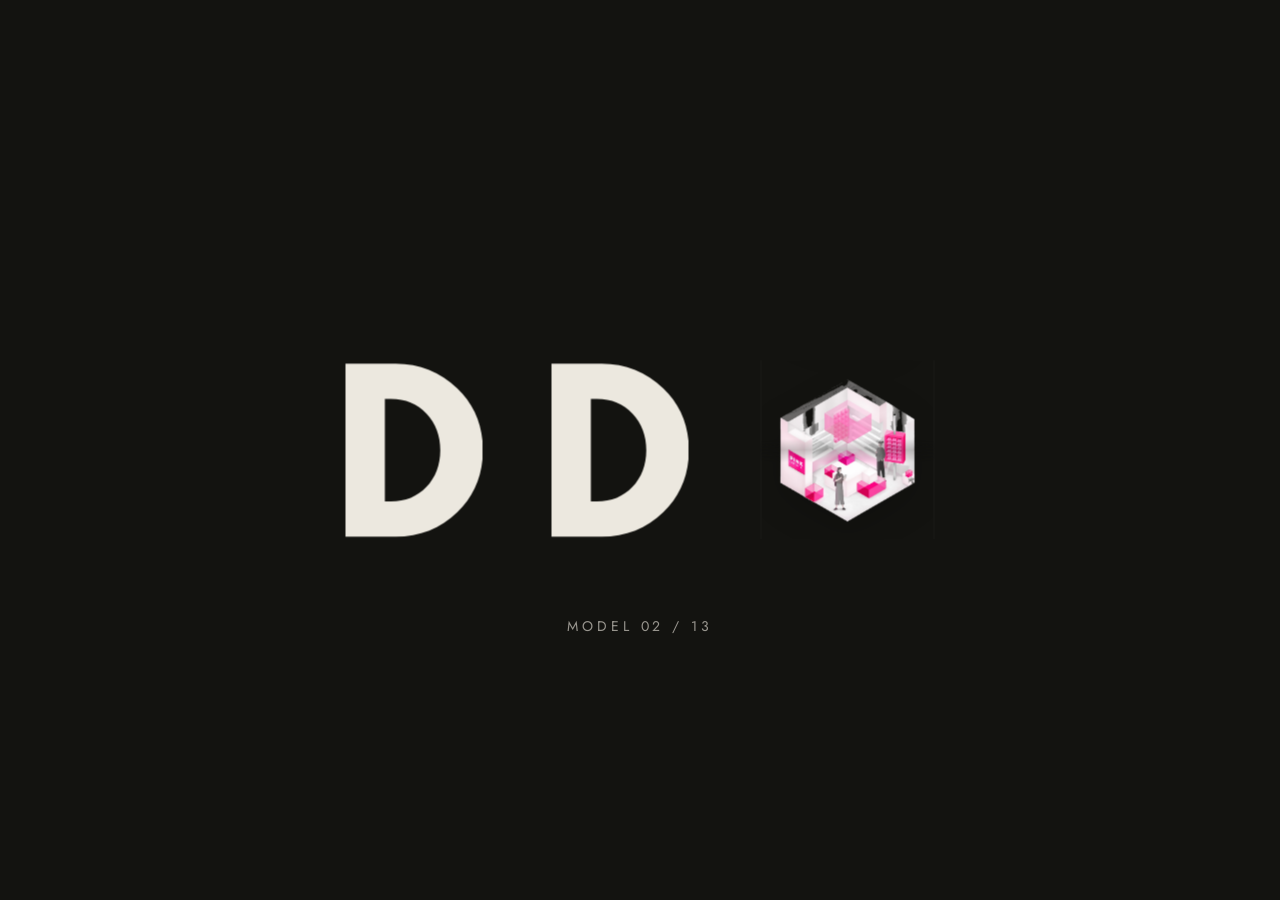
<file: index.html>
<!doctype html>
<html lang="en"><head><meta charset="utf-8"><meta name="viewport" content="width=device-width, initial-scale=1"><meta name="theme-color" content="#151410"><meta name="description" content="D Design Office — Interior architecture in Sydney. Thoughtful spaces for hospitality, retail, wellbeing and everyday life."><title>D Design Office — The art of being somewhere.</title><link rel="icon" type="image/svg+xml" href="assets/favicon.svg"><link rel="preload" href="assets/jost-variable.ttf" as="font" type="font/ttf" crossorigin><link rel="preload" href="assets/hero-sumi-1600.webp" as="image"><link rel="stylesheet" href="style.css?v=ddo-v9-swipe-right"><script src="data.js" defer></script><script src="app.js?v=ddo-v9-swipe-right" defer></script></head><body data-page="home"><noscript><h1>D Design Office</h1><p>The art of being somewhere. Enable JavaScript to explore our bilingual portfolio.</p><a href="mailto:info@ddesignoffice.com">info@ddesignoffice.com</a></noscript></body></html>
</file>
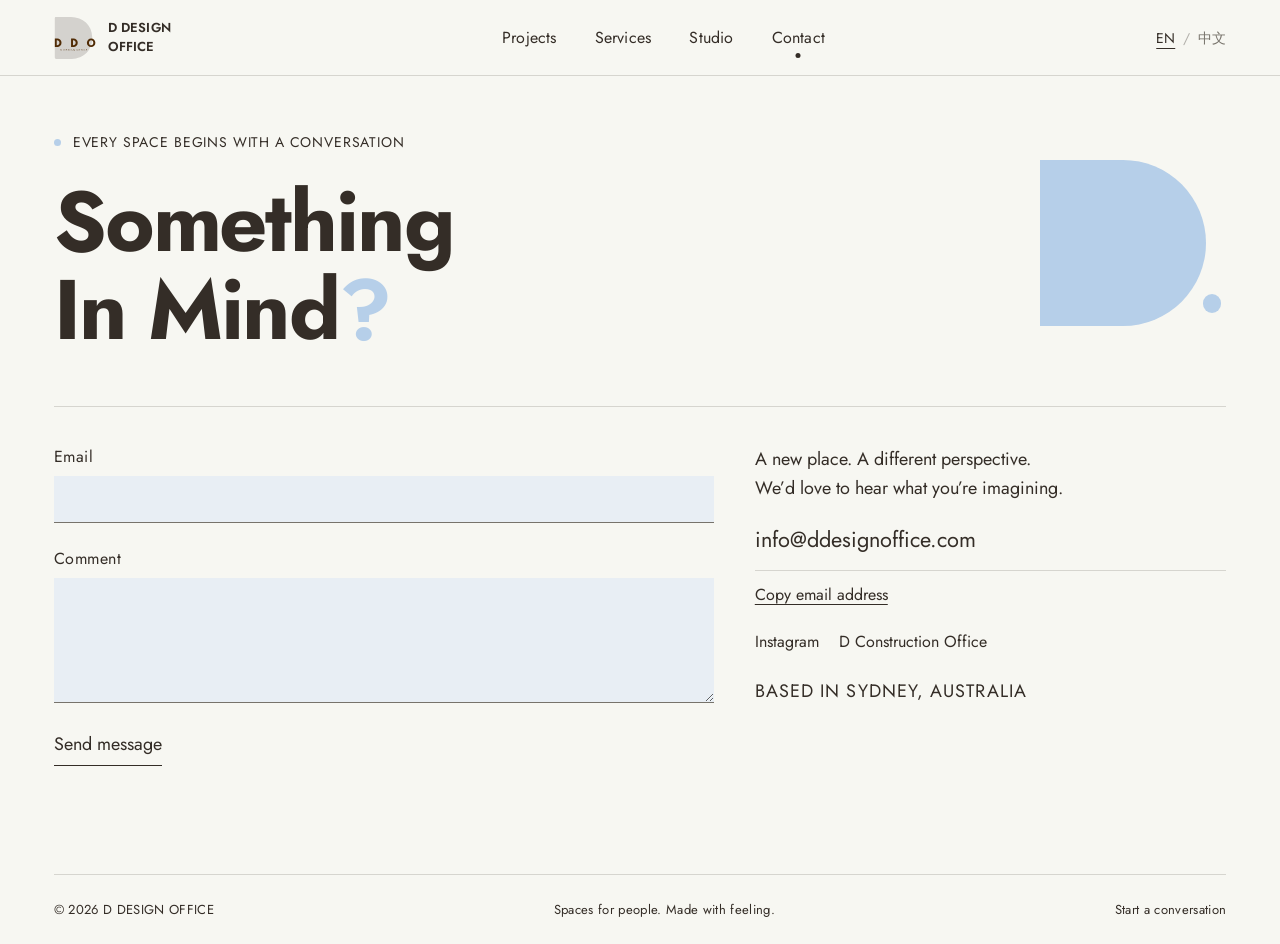
<file: contact/index.html>
<!doctype html>
<html lang="en"><head><meta charset="utf-8"><meta name="viewport" content="width=device-width, initial-scale=1"><meta name="theme-color" content="#f7f7f2"><meta name="description" content="D Design Office — Interior architecture in Sydney. Thoughtful spaces for hospitality, retail, wellbeing and everyday life."><title>D Design Office — Contact</title><link rel="icon" type="image/svg+xml" href="../assets/favicon.svg"><link rel="preload" href="../assets/jost-variable.ttf" as="font" type="font/ttf" crossorigin><link rel="stylesheet" href="../style.css?v=ddo-v9-mobile-slogans"><script src="../data.js" defer></script><script src="../app.js?v=ddo-v9-mobile-slogans" defer></script></head><body data-page="contact"><form name="ddo-contact" method="post" data-netlify="true" netlify-honeypot="bot-field" hidden><input name="form-name" value="ddo-contact" type="hidden"><input name="bot-field"><input name="email" type="email"><textarea name="comment"></textarea></form><noscript><h1>D Design Office</h1><p>Spaces, with feeling. Enable JavaScript to explore our bilingual portfolio.</p><a href="mailto:info@ddesignoffice.com">info@ddesignoffice.com</a></noscript></body></html>
</file>
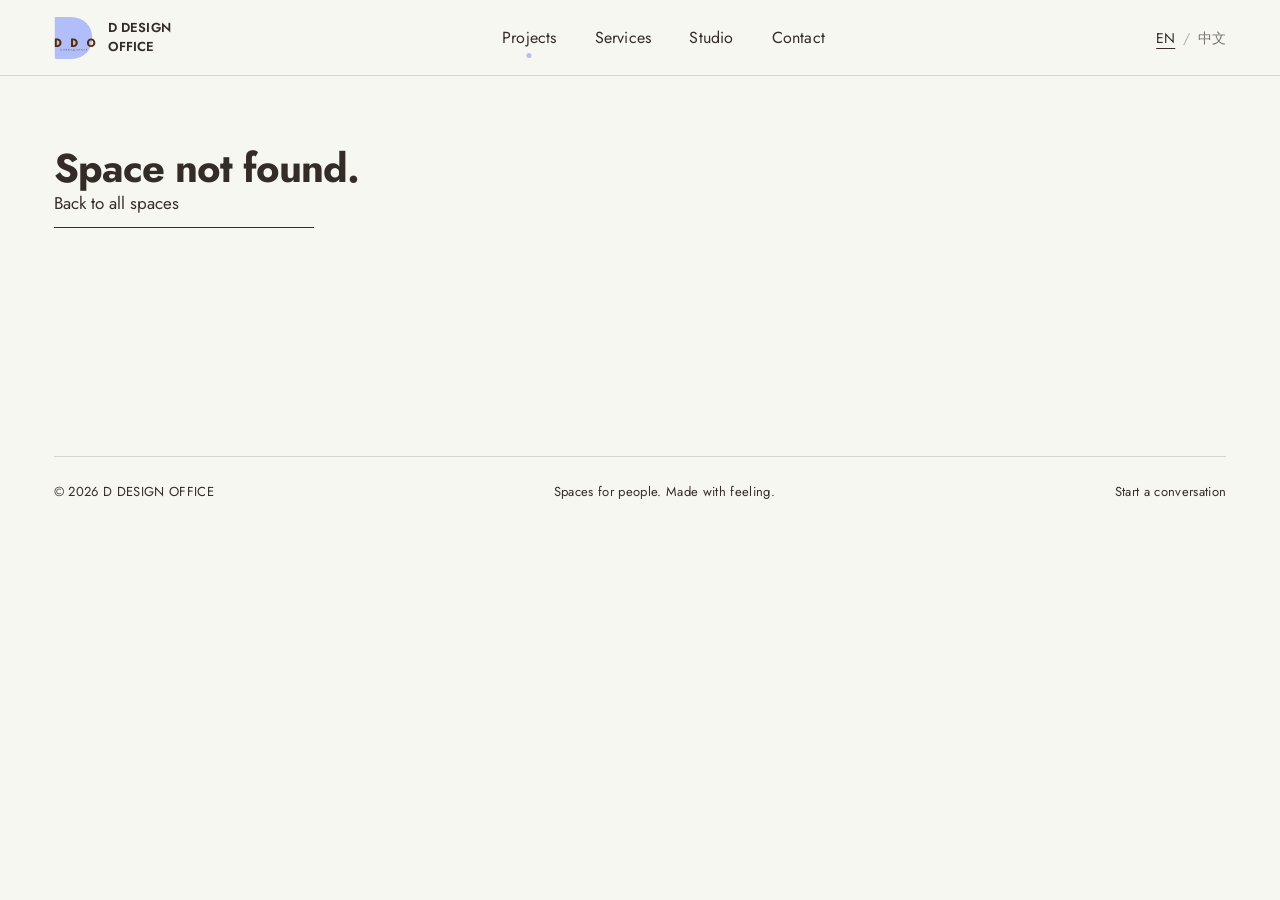
<file: project/index.html>
<!doctype html>
<html lang="en"><head><meta charset="utf-8"><meta name="viewport" content="width=device-width, initial-scale=1"><meta name="theme-color" content="#f7f7f2"><meta name="description" content="D Design Office — Interior architecture in Sydney. Thoughtful spaces for hospitality, retail, wellbeing and everyday life."><title>D Design Office — Project</title><link rel="icon" type="image/svg+xml" href="../assets/favicon.svg"><link rel="preload" href="../assets/jost-variable.ttf" as="font" type="font/ttf" crossorigin><link rel="stylesheet" href="../style.css?v=ddo-v9-mobile-slogans"><script src="../data.js" defer></script><script src="../app.js?v=ddo-v9-mobile-slogans" defer></script></head><body data-page="project"><noscript><h1>D Design Office</h1><p>Spaces, with feeling. Enable JavaScript to explore our bilingual portfolio.</p><a href="mailto:info@ddesignoffice.com">info@ddesignoffice.com</a></noscript></body></html>
</file>
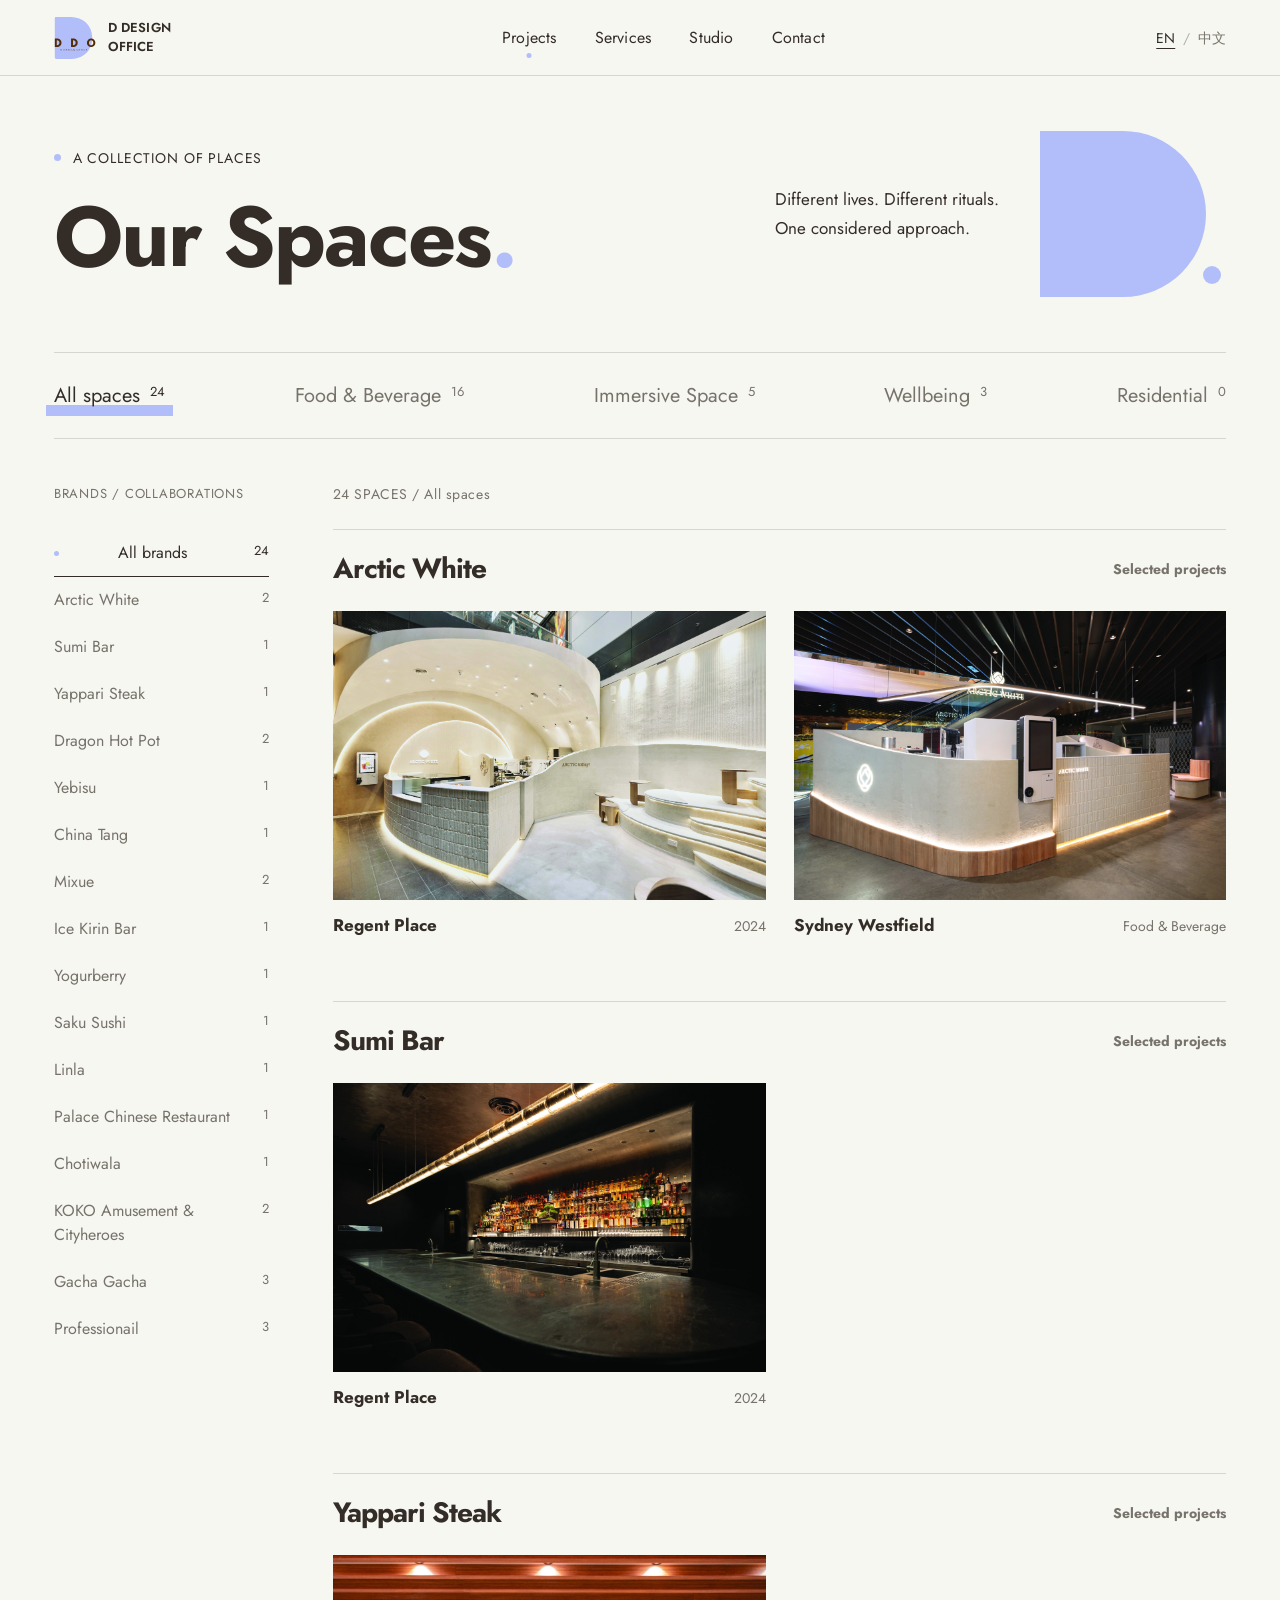
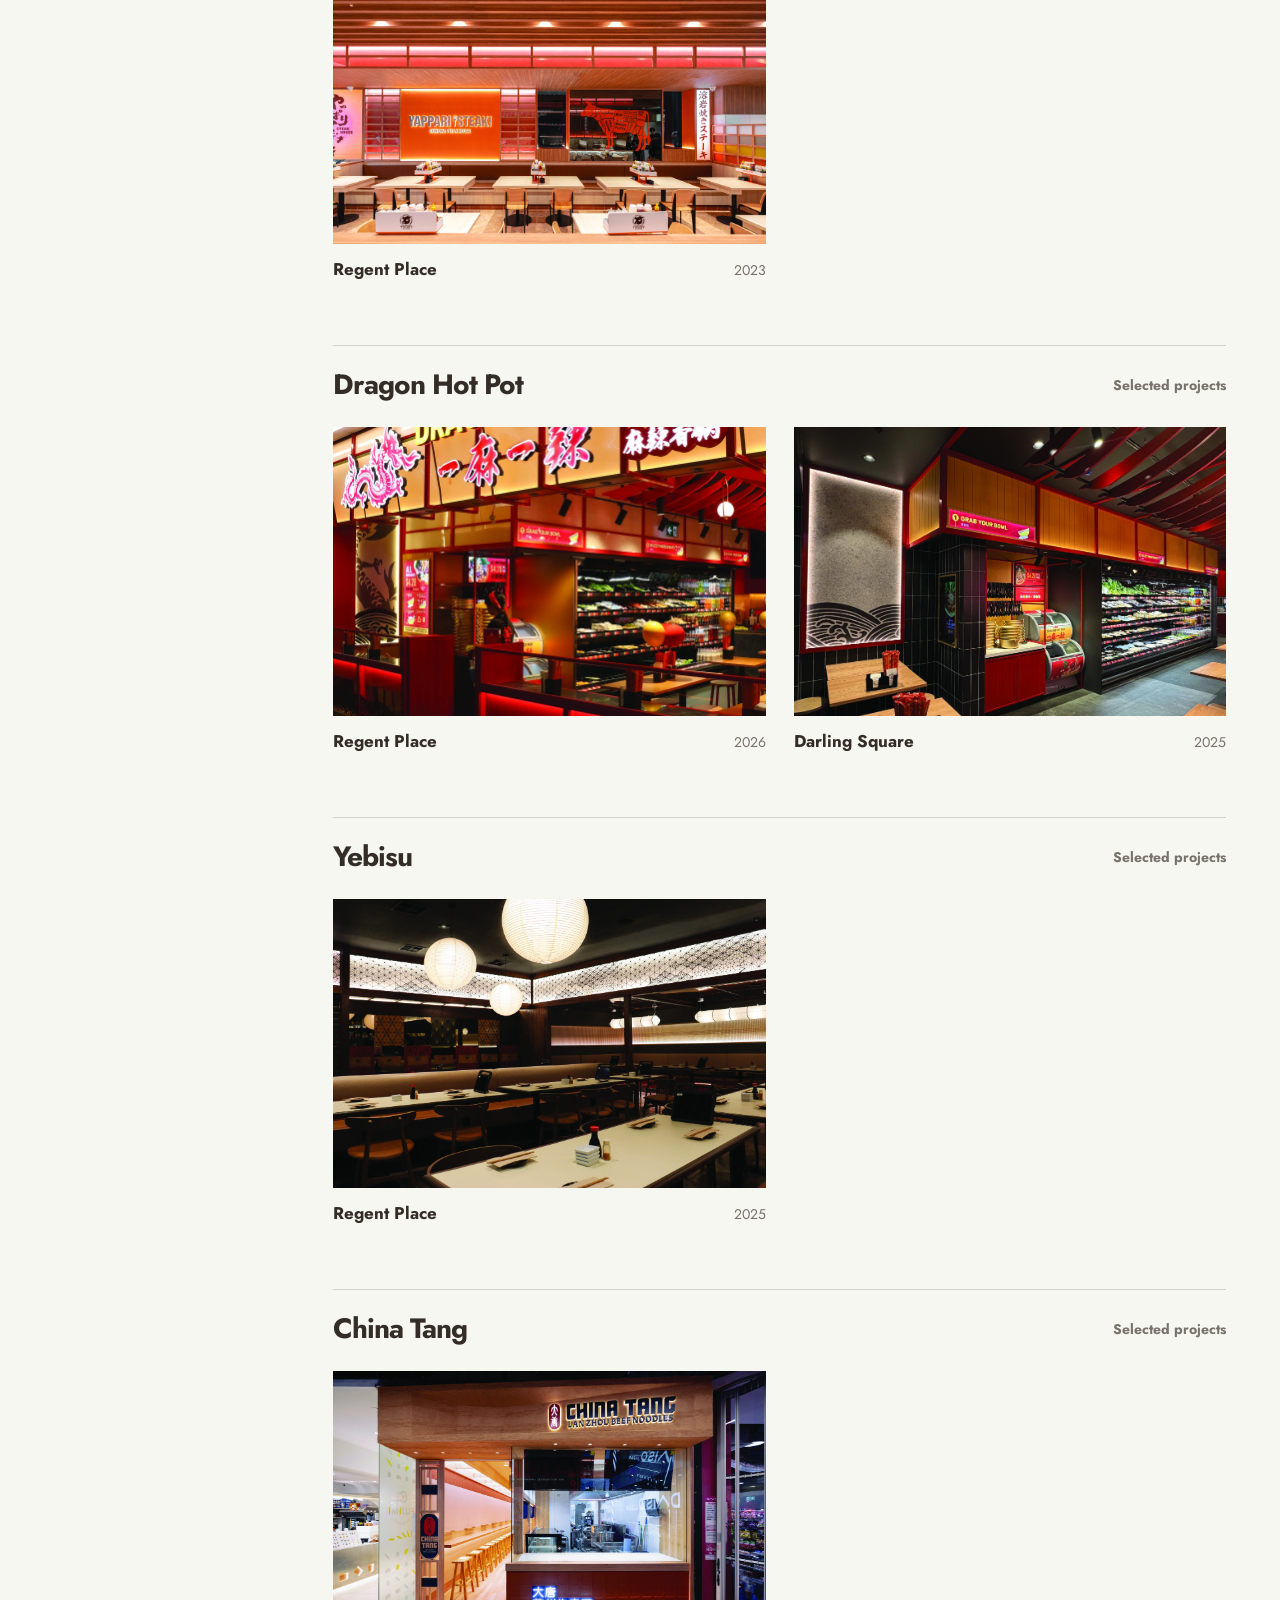
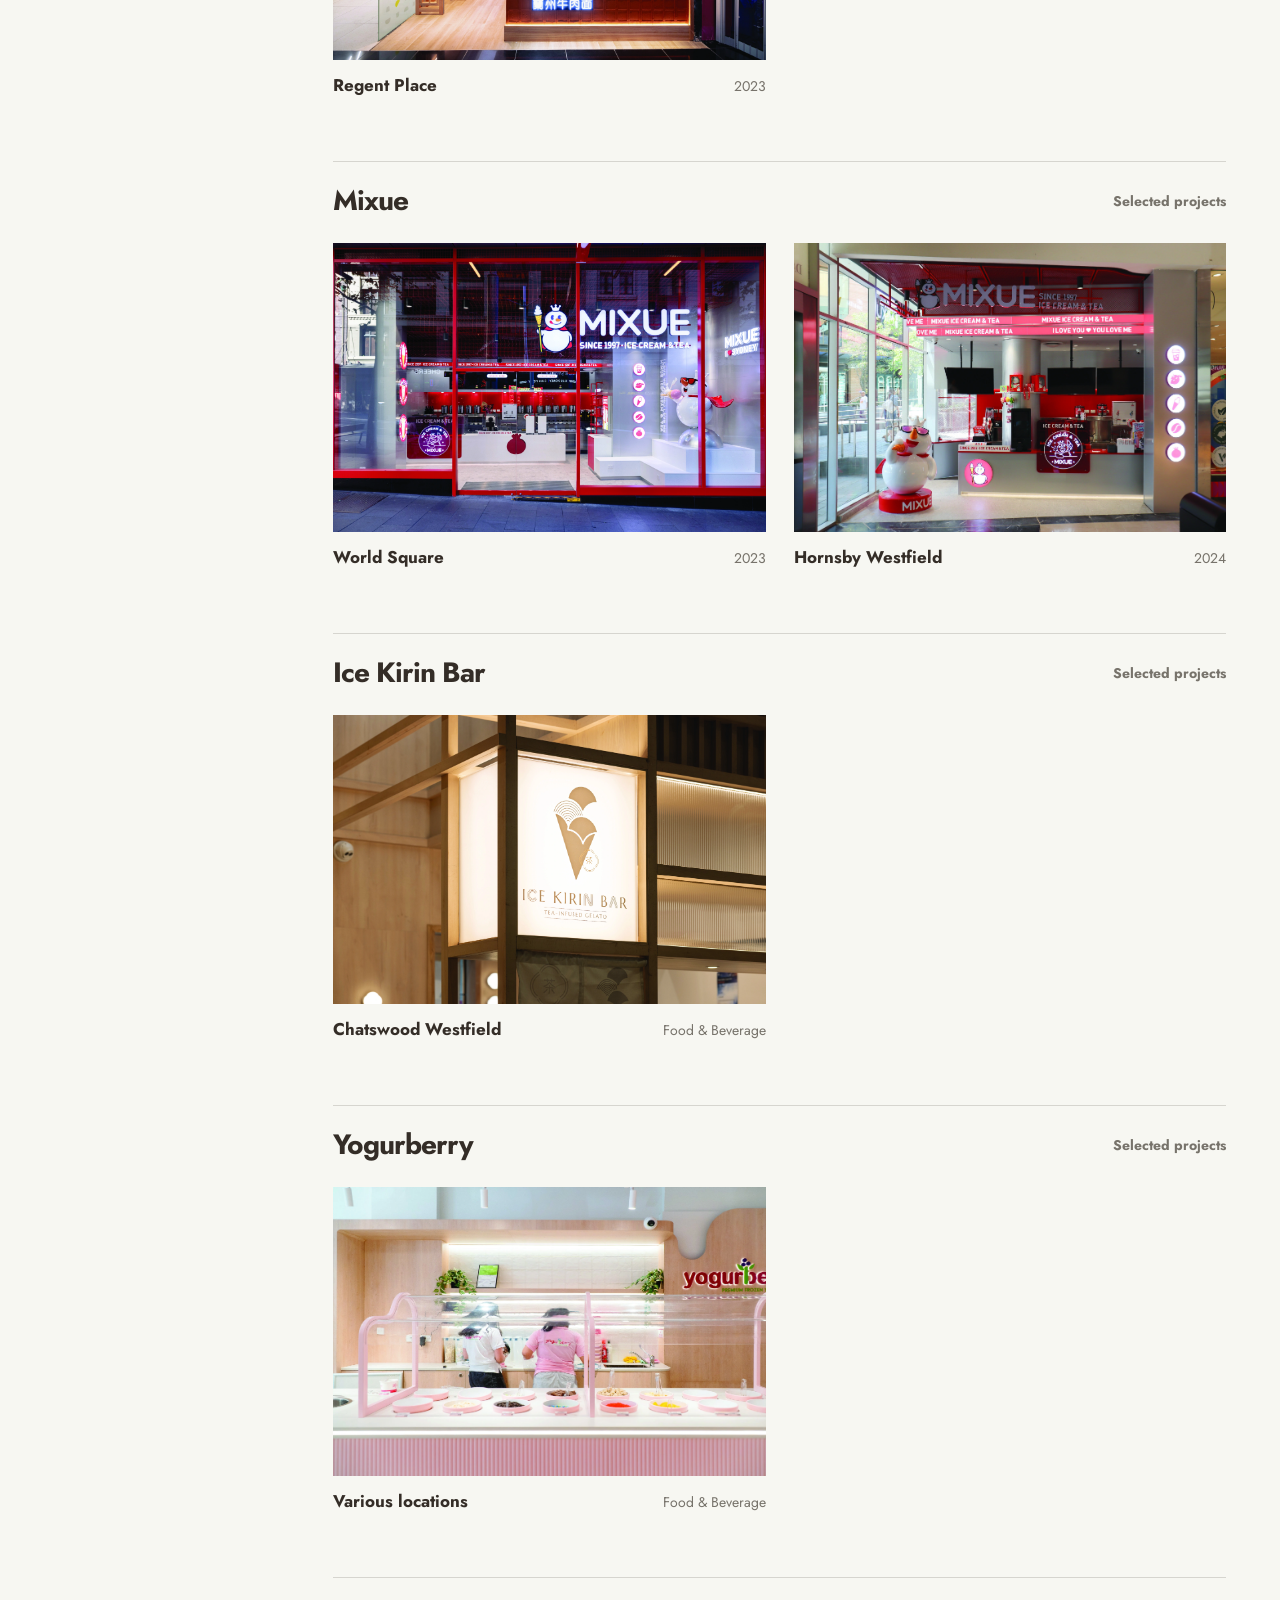
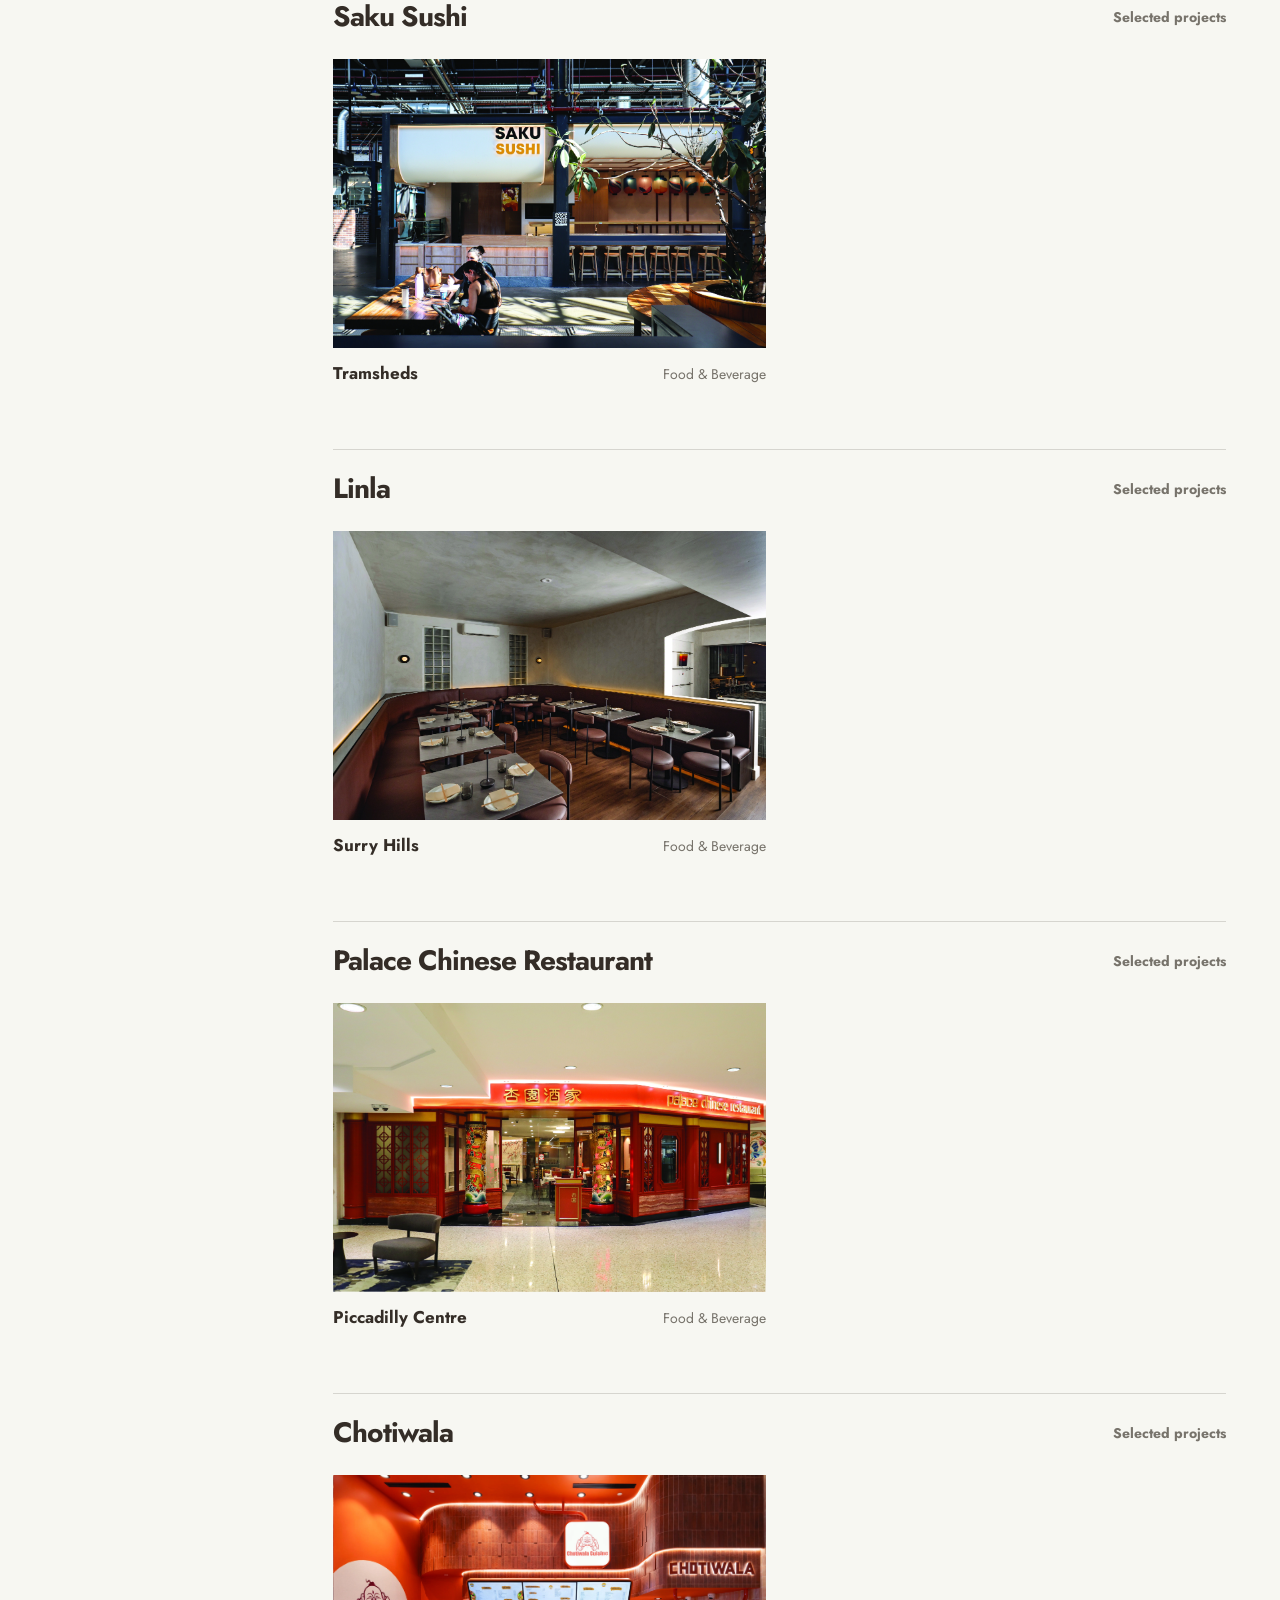
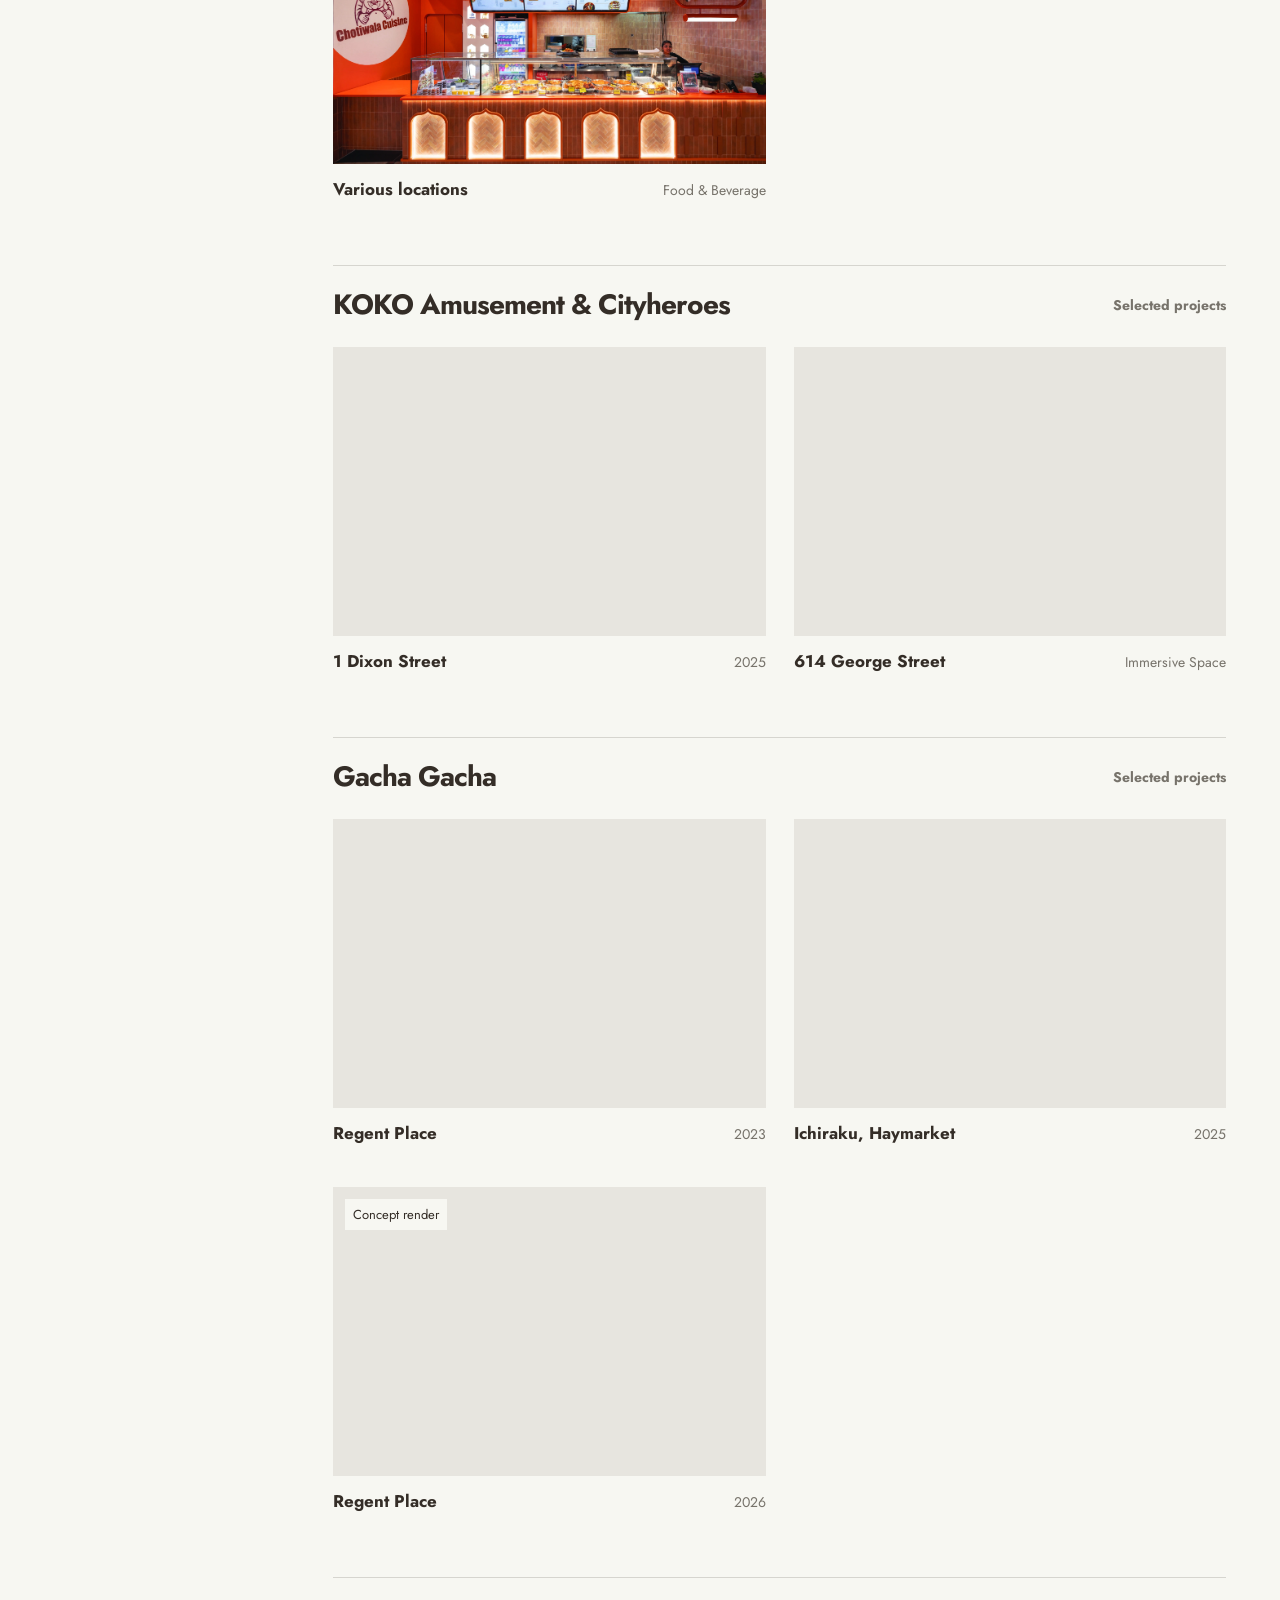
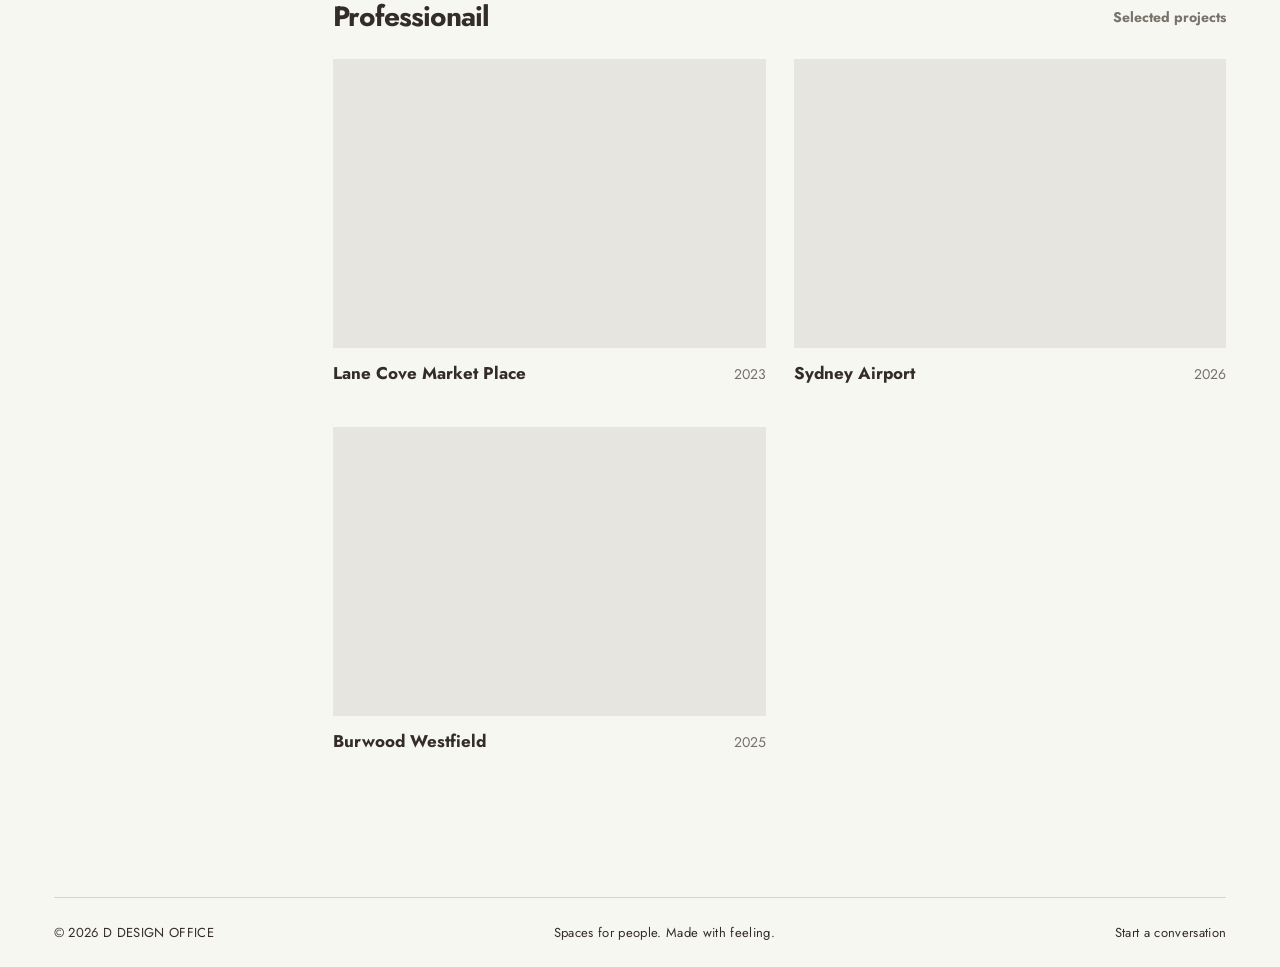
<file: projects/index.html>
<!doctype html>
<html lang="en"><head><meta charset="utf-8"><meta name="viewport" content="width=device-width, initial-scale=1"><meta name="theme-color" content="#f7f7f2"><meta name="description" content="D Design Office — Interior architecture in Sydney. Thoughtful spaces for hospitality, retail, wellbeing and everyday life."><title>D Design Office — Our spaces</title><link rel="icon" type="image/svg+xml" href="../assets/favicon.svg"><link rel="preload" href="../assets/jost-variable.ttf" as="font" type="font/ttf" crossorigin><link rel="stylesheet" href="../style.css?v=ddo-v9-mobile-slogans"><script src="../data.js" defer></script><script src="../app.js?v=ddo-v9-mobile-slogans" defer></script></head><body data-page="projects"><noscript><h1>D Design Office</h1><p>Spaces, with feeling. Enable JavaScript to explore our bilingual portfolio.</p><a href="mailto:info@ddesignoffice.com">info@ddesignoffice.com</a></noscript></body></html>
</file>
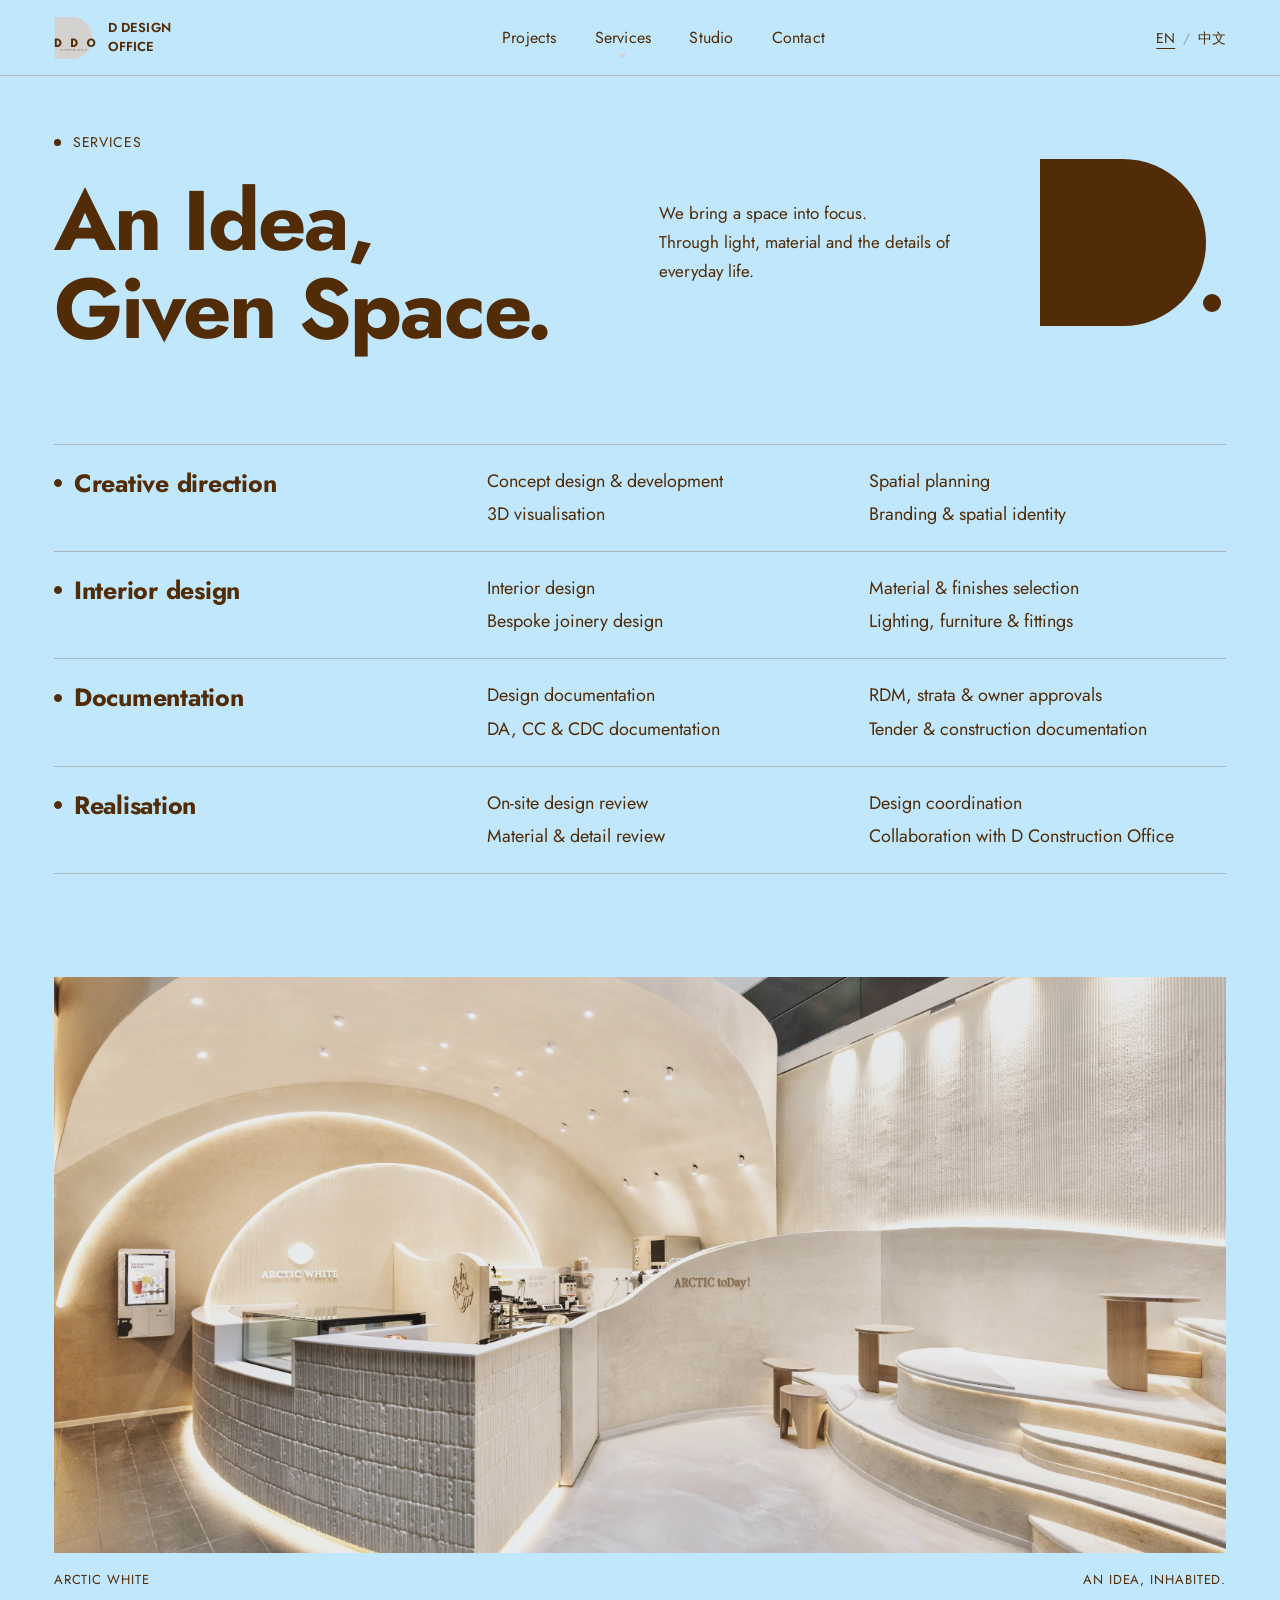
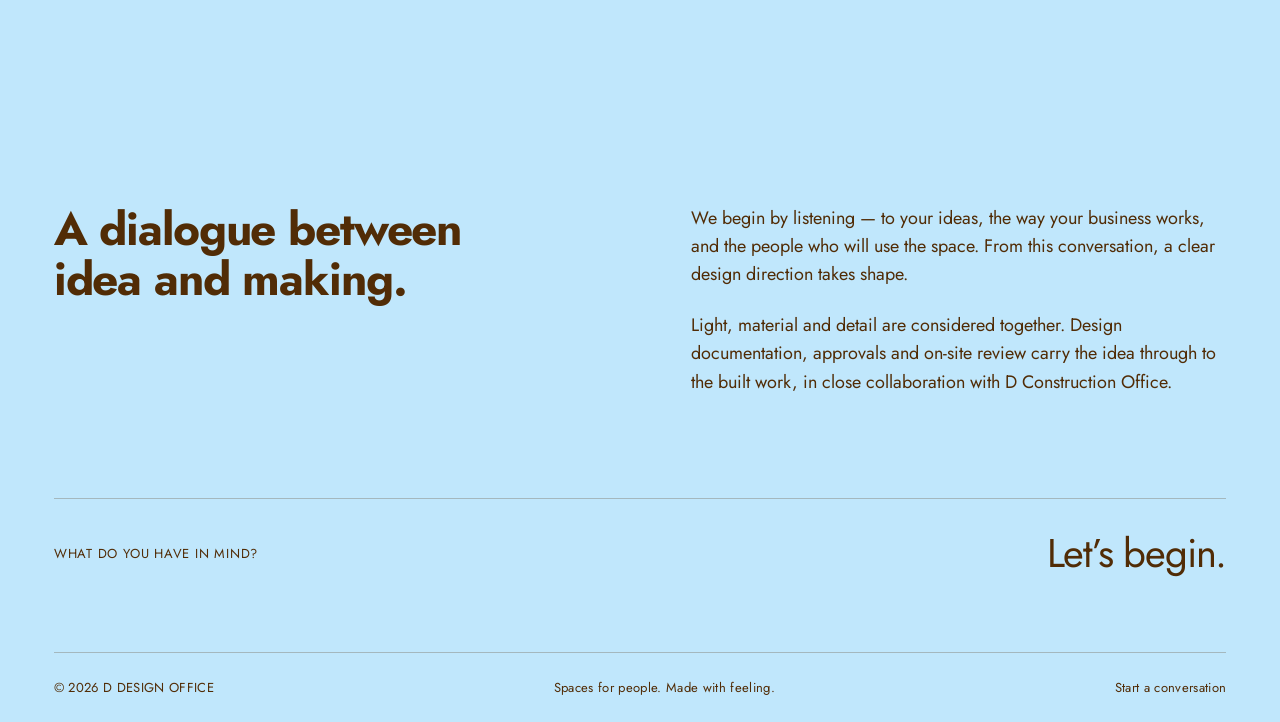
<file: services/index.html>
<!doctype html>
<html lang="en"><head><meta charset="utf-8"><meta name="viewport" content="width=device-width, initial-scale=1"><meta name="theme-color" content="#C0E7FC"><meta name="description" content="D Design Office — Interior architecture in Sydney. Thoughtful spaces for hospitality, retail, wellbeing and everyday life."><title>D Design Office — Services</title><link rel="icon" type="image/svg+xml" href="../assets/favicon.svg"><link rel="preload" href="../assets/jost-variable.ttf" as="font" type="font/ttf" crossorigin><link rel="stylesheet" href="../style.css?v=ddo-v9-mobile-slogans"><script src="../data.js" defer></script><script src="../app.js?v=ddo-v9-mobile-slogans" defer></script></head><body data-page="services"><noscript><h1>D Design Office</h1><p>Spaces, with feeling. Enable JavaScript to explore our bilingual portfolio.</p><a href="mailto:info@ddesignoffice.com">info@ddesignoffice.com</a></noscript></body></html>
</file>
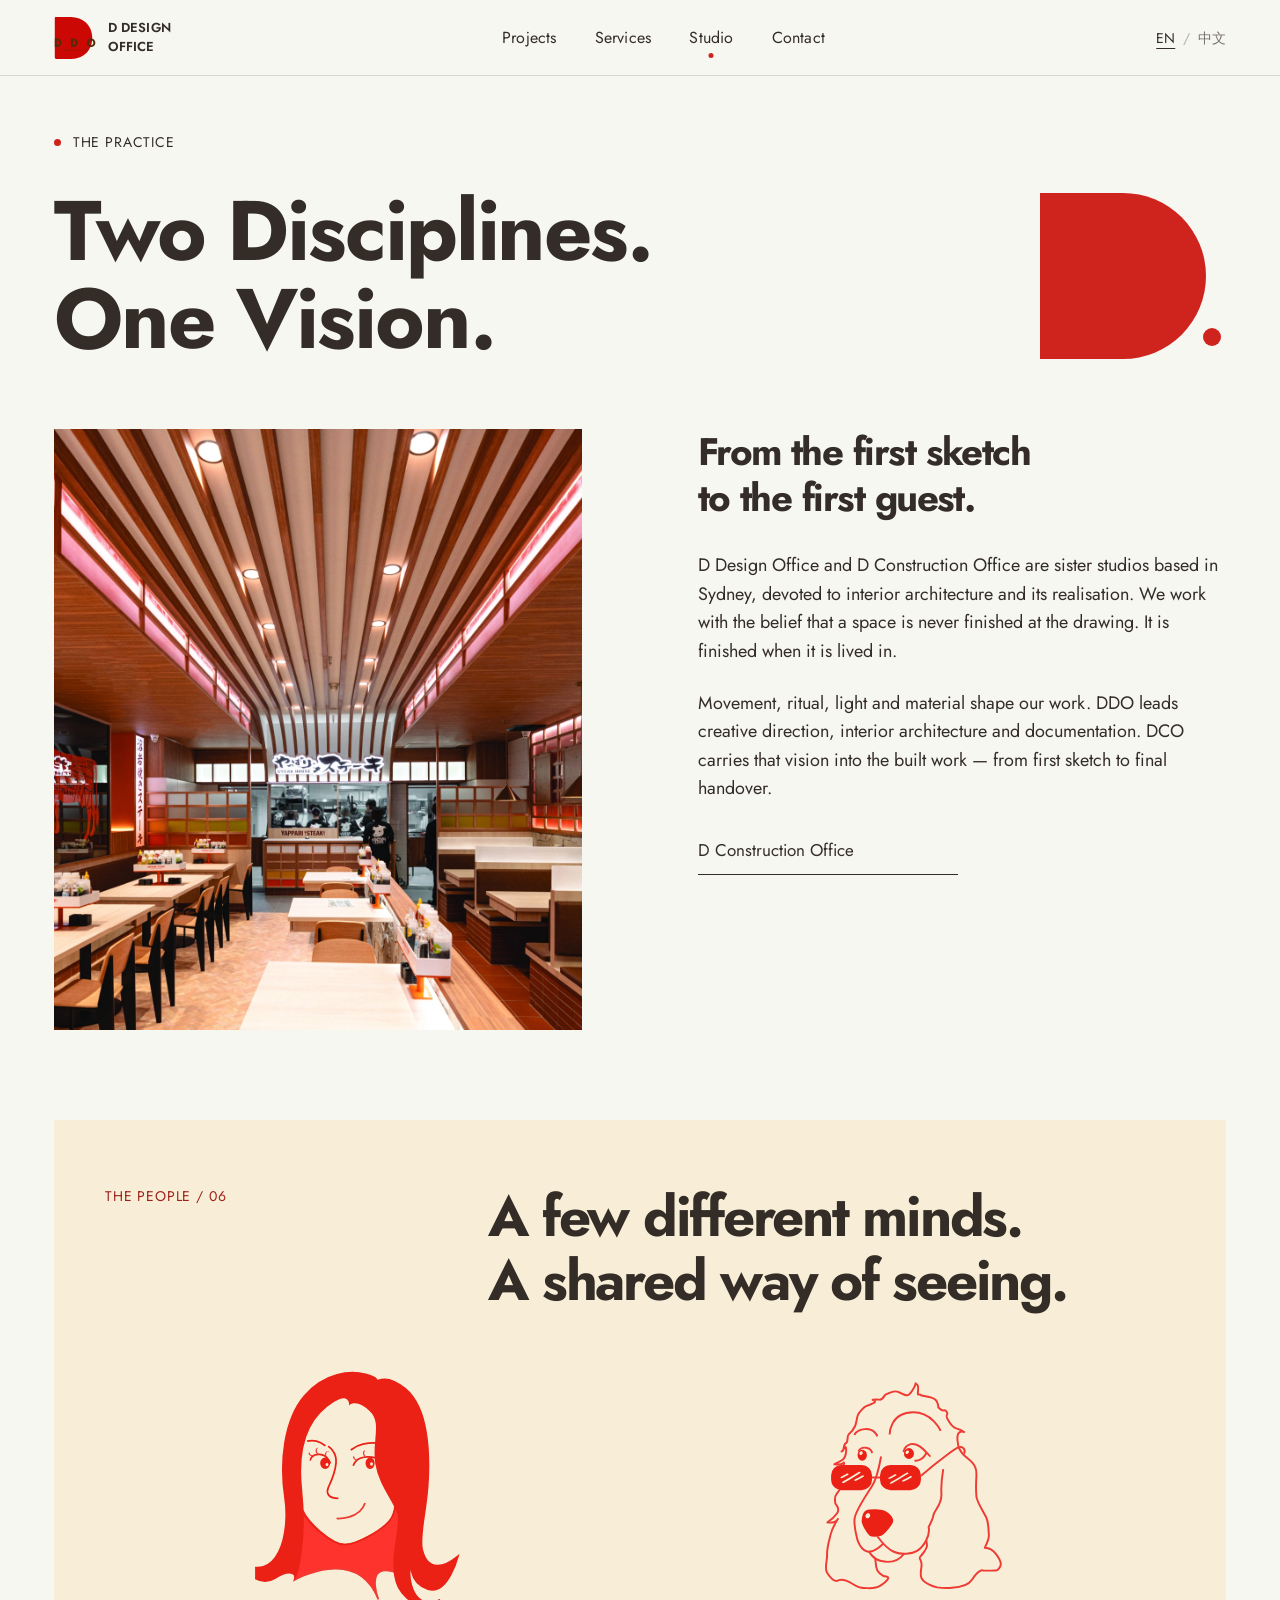
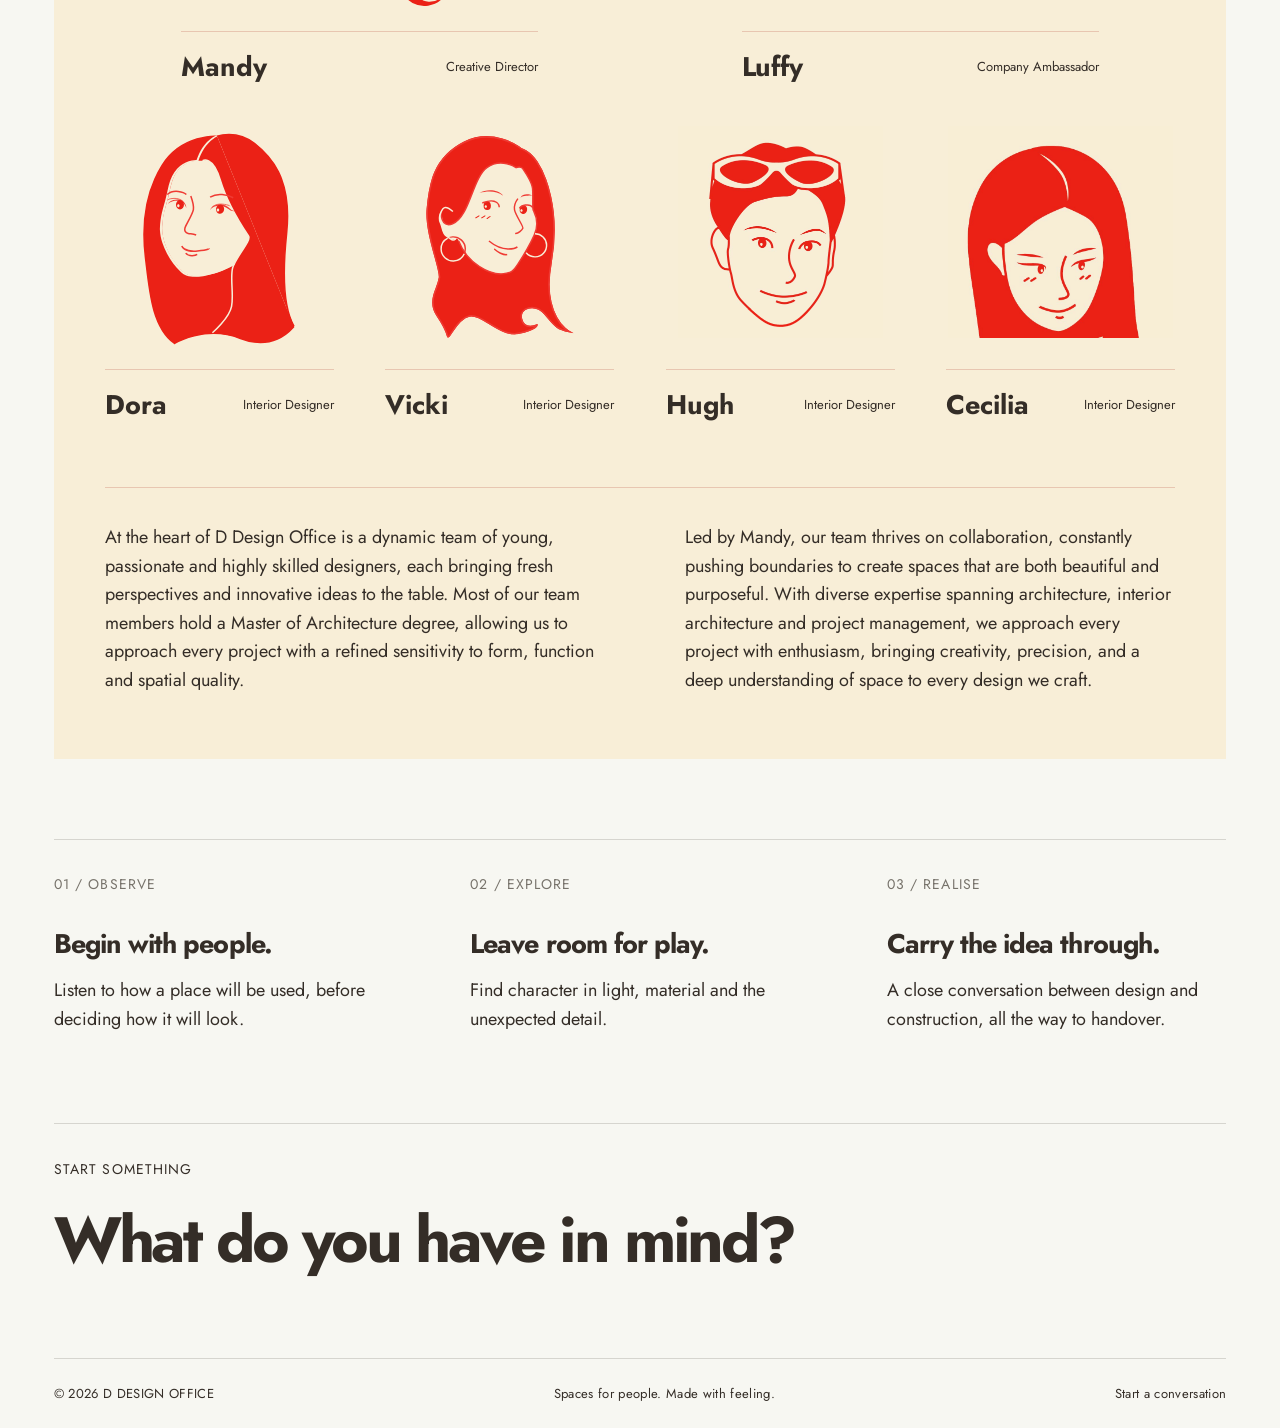
<file: studio/index.html>
<!doctype html>
<html lang="en"><head><meta charset="utf-8"><meta name="viewport" content="width=device-width, initial-scale=1"><meta name="theme-color" content="#f7f7f2"><meta name="description" content="D Design Office — Interior architecture in Sydney. Thoughtful spaces for hospitality, retail, wellbeing and everyday life."><title>D Design Office — Our studio</title><link rel="icon" type="image/svg+xml" href="../assets/favicon.svg"><link rel="preload" href="../assets/jost-variable.ttf" as="font" type="font/ttf" crossorigin><link rel="stylesheet" href="../style.css?v=ddo-v9-mobile-slogans"><script src="../data.js" defer></script><script src="../app.js?v=ddo-v9-mobile-slogans" defer></script></head><body data-page="studio"><noscript><h1>D Design Office</h1><p>Spaces, with feeling. Enable JavaScript to explore our bilingual portfolio.</p><a href="mailto:info@ddesignoffice.com">info@ddesignoffice.com</a></noscript></body></html>
</file>
<file: style.css>
@font-face{font-family:Jost;src:url("assets/jost-variable.ttf") format("truetype");font-weight:100 900;font-display:swap}
:root{--paper:#f7f7f2;--ink:#342d27;--blue:#b6cfe9;--muted:#77736b;--line:#342d272b;--pad:clamp(24px,4.2vw,80px);--ease:cubic-bezier(.22,.75,.2,1)}
*{box-sizing:border-box}html{scroll-behavior:smooth;scroll-padding-top:100px}body{margin:0;background:var(--paper);color:var(--ink);font-family:var(--site-font);font-size:16px;font-weight:400;-webkit-font-smoothing:antialiased}button,a{-webkit-tap-highlight-color:transparent;touch-action:manipulation}button{font:inherit;background:none;border:0;color:inherit;cursor:pointer;padding:0}a{color:inherit;text-decoration:none}a:focus-visible,button:focus-visible{outline:2px solid #45749c;outline-offset:6px}button:disabled{cursor:default}h1,h2,h3,p,figure{margin:0}h1,h2,h3{font-weight:500}img{display:block;max-width:100%}::selection{background:var(--blue);color:var(--ink)}.arrow{display:inline-block;width:27px;height:27px;flex:none;transition:transform .35s var(--ease);vertical-align:middle}.arrow.sw{transform:rotate(180deg)}a:hover>.arrow{transform:translate(3px,-3px)}a:hover>.arrow.sw{transform:rotate(180deg) translate(3px,-3px)}.skip{position:fixed;top:-100px;left:20px;background:var(--ink);color:var(--paper);padding:14px;z-index:99}.skip:focus{top:10px}.dot{width:7px;height:7px;display:inline-block;border-radius:50%;background:#7298bd;margin-right:12px;box-shadow:0 0 0 0 #b6cfe966;animation:dotPulse 4s ease-in-out infinite}.eyebrow{font-size:13px;letter-spacing:.09em;line-height:1.6;display:flex;align-items:center}.header{height:112px;margin:0 var(--pad);border-bottom:1px solid var(--line);display:flex;align-items:center;gap:45px;position:relative;z-index:10}.brand{display:flex;gap:12px;align-items:center;font-size:13px;line-height:1.4;letter-spacing:.01em;font-weight:600}.logo-symbol{width:65px;height:60px}.header-note{font-size:13px;line-height:1.6;letter-spacing:.02em;margin-left:auto;margin-right:9vw}.navigation{display:flex;align-items:center;gap:35px}.navigation a{display:flex;align-items:center;gap:9px;font-size:14px;position:relative;min-height:40px}.navigation a:after{content:'';height:5px;width:5px;position:absolute;bottom:1px;left:0;border-radius:50%;background:var(--ink);transform:scale(0);transition:transform .25s}.navigation a:hover:after,.navigation a[aria-current]:after{transform:scale(1)}.navigation .arrow{width:17px;height:17px}.language{display:flex;gap:8px;font-size:13px;align-items:center;white-space:nowrap}.language button{min-height:40px;color:var(--muted)}.language button[aria-pressed=true]{color:var(--ink);text-decoration:underline;text-underline-offset:5px}.language span{opacity:.35}.footer{margin:0 var(--pad);border-top:1px solid var(--line);padding:25px 0;display:flex;justify-content:space-between;align-items:center;font-size:13px;letter-spacing:.025em;gap:22px}.footer a{display:flex;align-items:center;gap:25px}.footer .arrow{width:20px;height:20px}.is-home .footer{display:none}.home{padding:0 var(--pad);height:calc(100svh - 112px);min-height:570px;display:flex;flex-direction:column}.hero{display:grid;grid-template-columns:41% 59%;gap:0;flex:1;min-height:0;align-items:center;padding:42px 0 25px}.hero-copy{position:relative;z-index:2;align-self:stretch;display:flex;flex-direction:column;padding:6px 0 0}.hero-copy h1{font-size:clamp(76px,8.7vw,155px);line-height:.98;letter-spacing:-.075em;position:relative;margin:auto 0;font-weight:500;padding:20px 0 20px}.hero-copy h1 span{position:relative;z-index:1}.hero-copy .eyebrow{font-size:13px;letter-spacing:.07em}.hero-copy h1 .play-dot{display:block;position:absolute;width:clamp(22px,3vw,50px);height:clamp(22px,3vw,50px);border-radius:50%;background:var(--blue);right:15%;top:38%;animation:floatDot 7s ease-in-out infinite;z-index:-1}.hero-intro{max-width:285px}.hero-intro p{font-size:14px;line-height:1.8;margin-bottom:23px}.text-link{display:flex;justify-content:space-between;align-items:center;gap:30px;font-size:14px;border-bottom:1px solid var(--ink);padding:0 0 12px;max-width:260px}.hero-art{height:100%;min-height:0;display:flex;flex-direction:column;padding-left:18px;padding-top:6px}.hero-image-wrap{position:relative;flex:1;min-height:0;background:var(--blue);isolation:isolate;overflow:hidden}.hero-images{height:100%;width:100%;position:relative;animation:aperture 1.8s var(--ease) both}.hero-image{position:absolute;inset:0;width:100%;height:100%;object-fit:cover;opacity:0;transform:scale(1.035);transition:opacity 1.2s var(--ease),transform 7s linear;pointer-events:none}.hero-image.is-active{opacity:1;transform:scale(1)}.hero-image:nth-child(4){object-position:center 62%}.blue-curtain{position:absolute;inset:0;background:var(--blue);z-index:2;transform-origin:left;animation:curtain 1.5s .15s var(--ease) both;pointer-events:none}.photo-index{position:absolute;top:20px;left:20px;background:var(--paper);padding:7px 10px;font-size:13px;letter-spacing:.06em}.photo-open{position:absolute;right:0;bottom:0;width:72px;height:72px;display:grid;place-items:center;background:var(--blue);transition:background .3s}.photo-open .arrow{width:34px;height:34px}.photo-open:hover{background:var(--paper)}.image-caption{display:flex;justify-content:space-between;align-items:center;gap:10px;padding-top:17px;min-height:53px}.image-caption>a{font-size:13px}.image-caption>a>span{margin-left:15px;font-size:13px;color:var(--muted)}.slide-controls{display:flex;gap:6px;align-items:center}.slide-controls button{width:31px;height:32px;position:relative;font-size:13px;display:grid;place-items:center}.slide-controls button:after{content:'';position:absolute;bottom:0;left:8px;right:8px;height:2px;background:var(--blue);transform:scaleX(0);transition:transform .3s}.slide-controls button[aria-pressed=true]:after{transform:scaleX(1)}.slide-controls button:hover{background:var(--blue)}#pause{margin-left:8px}.pause-icon{display:block;width:8px;height:10px;border-left:2px solid var(--ink);border-right:2px solid var(--ink)}.play-icon{width:0;height:0;border-top:5px solid transparent;border-bottom:5px solid transparent;border-left:7px solid var(--ink)}.home-baseline{border-top:1px solid var(--line);padding:20px 0;display:flex;justify-content:space-between;gap:20px;font-size:13px;letter-spacing:.06em;flex-shrink:0}.page{margin:0 var(--pad);padding:55px 0 80px;min-height:calc(100svh - 190px)}.page-heading{display:flex;justify-content:space-between;align-items:flex-end;padding-bottom:55px;gap:35px}.page-heading h1{font-size:clamp(65px,8vw,125px);line-height:1.1;letter-spacing:-.065em;margin-top:25px}.heading-dot{color:#86a8c9}.page-heading>p{font-size:14px;line-height:1.7;padding-bottom:8px}.sector-filter{display:flex;justify-content:space-between;gap:20px;border-top:1px solid var(--line);border-bottom:1px solid var(--line);padding:20px 0;margin-bottom:45px}.sector-filter button{font-size:17px;display:flex;align-items:start;gap:10px;position:relative;padding:8px 0;color:var(--muted)}.sector-filter button[aria-pressed=true]{color:var(--ink)}.sector-filter button[aria-pressed=true]:before{content:'';position:absolute;left:-8px;bottom:2px;right:-8px;height:11px;background:var(--blue);z-index:-1}.sector-filter sup{font-size:13px;line-height:1.7}.collection{display:grid;grid-template-columns:215px 1fr;gap:5vw}.brand-filter{align-self:start;position:sticky;top:35px}.brand-filter>.eyebrow{font-size:13px;margin-bottom:25px;color:var(--muted)}.brand-filter button{display:flex;text-align:left;justify-content:space-between;gap:16px;width:100%;font-size:13px;line-height:1.5;padding:10px 0;color:var(--muted);border-bottom:1px solid transparent}.brand-filter button span{font-size:13px;flex-shrink:0}.brand-filter button[aria-pressed=true]{color:var(--ink);border-bottom-color:var(--ink)}.brand-filter button:hover{color:var(--ink)}.brand-filter button[aria-pressed=true]:before{content:'';flex:0 0 5px;width:5px;height:5px;border-radius:50%;background:#7ba2c5;align-self:center;margin-right:-8px}.result-count{font-size:13px;letter-spacing:.04em;color:var(--muted);margin-bottom:25px}.brand-group{margin-bottom:50px}.brand-group h2{display:flex;justify-content:space-between;align-items:center;font-size:24px;letter-spacing:-.035em;border-top:1px solid var(--line);padding:18px 0 22px;gap:20px}.brand-group h2>span{font-size:13px;letter-spacing:0;color:var(--muted);white-space:nowrap}.project-grid{display:grid;grid-template-columns:1fr 1fr;gap:28px}.card-image{aspect-ratio:1.5;position:relative;overflow:hidden;background:#e7e5df}.card-image img{height:100%;width:100%;object-fit:cover;transition:transform .8s var(--ease)}.project-card:hover .card-image img{transform:scale(1.04)}.card-arrow{position:absolute;bottom:0;right:0;width:46px;height:46px;background:var(--blue);display:grid;place-items:center;transform:translateY(100%);transition:transform .3s}.project-card:hover .card-arrow,.project-card:focus-visible .card-arrow{transform:none}.status-badge{position:absolute;top:12px;left:12px;background:var(--paper);font-size:13px;padding:6px 8px}.card-caption{display:flex;align-items:center;justify-content:space-between;gap:12px;padding:13px 0}.card-caption h3{font-size:14px;line-height:1.5}.card-caption>span{font-size:13px;color:var(--muted);white-space:nowrap}.empty-state{min-height:380px;position:relative;padding:70px 0;overflow:hidden}.empty-state h2{font-size:clamp(30px,4vw,56px);letter-spacing:-.05em;position:relative}.empty-state p{font-size:15px;line-height:1.8;margin:25px 0 35px;position:relative}.empty-state .text-link{position:relative}.empty-d{position:absolute;width:280px;height:280px;right:0;top:0;background:var(--blue);border-radius:0 50% 50% 0;opacity:.35}.back-link{display:flex;align-items:center;gap:15px;font-size:13px;margin-bottom:48px}.back-link .arrow{width:20px;height:20px}.detail-heading{display:flex;justify-content:space-between;gap:50px;align-items:end;margin-bottom:35px}.detail-heading h1{font-size:clamp(48px,7vw,110px);letter-spacing:-.06em;line-height:1.06;max-width:70%}.detail-heading p{font-size:15px;line-height:1.6;max-width:230px}.project-meta{border-top:1px solid var(--line);padding:18px 0;display:flex;gap:35px;font-size:13px}.project-meta span:last-child{margin-left:auto}.detail-cover{width:100%;position:relative;background:#e7e5df;display:block;max-height:78vh;overflow:hidden}.detail-cover>img{width:100%;max-height:78vh;object-fit:contain}.detail-cover>span{position:absolute;bottom:0;right:0;background:var(--blue);padding:18px}.detail-caption{display:flex;justify-content:space-between;gap:20px;font-size:13px;padding:17px 0 65px}.detail-gallery{display:grid;grid-template-columns:1fr 1fr;gap:6vw}.detail-gallery figure:nth-child(even){padding-top:12vw}.detail-gallery figure:last-child:nth-child(odd){grid-column:1 / -1;width:70%;margin:20px auto}.detail-gallery button{width:100%;display:block}.detail-gallery img{width:100%;max-height:75vh;object-fit:contain;background:#e7e5df}.detail-gallery figcaption{font-size:13px;color:var(--muted);padding-top:12px}.next-project{display:grid;grid-template-columns:1fr auto;gap:25px;align-items:center;border-top:1px solid var(--line);padding-top:35px;margin-top:90px}.next-project>span{grid-column:1/-1;font-size:13px;letter-spacing:.08em}.next-project h2{font-size:clamp(32px,5vw,76px);letter-spacing:-.05em;line-height:1.15}.next-project>.arrow{width:60px;height:60px}.lightbox{border:0;background:#171714;color:#f7f7f2;width:100vw;height:100dvh;max-width:100vw;max-height:100dvh;padding:65px 80px;margin:0}.lightbox::backdrop{background:#171714}.lightbox[open]{display:grid;place-items:center}.lightbox>img{height:calc(100dvh - 140px);width:100%;object-fit:contain}.lightbox button{position:absolute;display:grid;place-items:center;width:48px;height:48px}.light-close{right:20px;top:15px}.light-close svg{width:32px;height:32px}.light-prev{left:15px;top:calc(50% - 24px)}.light-next{right:15px;top:calc(50% - 24px)}.lightbox>p{position:absolute;bottom:24px;left:30px;font-size:13px}.studio-heading{display:flex;align-items:center;justify-content:space-between;margin:35px 0 65px;gap:30px}.studio-heading h1{font-size:clamp(55px,8.5vw,135px);letter-spacing:-.065em;line-height:1.03}.studio-sign{position:relative;width:180px;height:180px;background:var(--blue);border-radius:0 50% 50% 0;display:grid;place-items:center}.studio-sign>span{font-size:110px;letter-spacing:-.05em;transform:translateX(-8px)}.studio-sign>i{width:20px;height:20px;border-radius:50%;background:var(--ink);position:absolute;right:-15px;bottom:15px;animation:floatDot 7s ease-in-out infinite}.studio-layout{display:grid;grid-template-columns:1fr 1fr;gap:9vw;align-items:start}.studio-layout>img{aspect-ratio:.88;height:auto;object-fit:cover}.studio-copy h2{font-size:clamp(30px,3vw,44px);line-height:1.2;letter-spacing:-.04em;margin-bottom:30px}.studio-copy>p{line-height:1.85;font-size:15px;margin-bottom:24px}.studio-copy .text-link{margin-top:35px}.studio-principles{display:grid;grid-template-columns:repeat(3,1fr);gap:6vw;margin-top:80px;border-top:1px solid var(--line);padding-top:30px}.studio-principles span{font-size:13px;letter-spacing:.08em;color:var(--muted)}.studio-principles h3{font-size:27px;line-height:1.3;letter-spacing:-.035em;margin:30px 0 15px}.studio-principles p{font-size:14px;line-height:1.8}.contact-page{position:relative;overflow:hidden;padding-bottom:100px}.contact-page h1{font-size:clamp(70px,12vw,180px);line-height:1.03;letter-spacing:-.07em;margin:40px 0 65px;position:relative;z-index:1}.contact-layout{display:grid;grid-template-columns:1fr 1fr;gap:8vw;position:relative;z-index:1}.contact-layout>p{font-size:18px;line-height:1.8}.contact-email{font-size:clamp(20px,2.6vw,40px);letter-spacing:-.04em;display:flex;align-items:center;justify-content:space-between;gap:20px;border-bottom:1px solid var(--ink);padding-bottom:15px}.contact-links>button{font-size:13px;text-decoration:underline;text-underline-offset:4px;margin:16px 0 35px}.contact-links #copy-result{font-size:13px;margin-left:15px}.contact-external{display:flex;justify-content:space-between;gap:20px;margin:10px 0 45px}.contact-external a{display:flex;gap:15px;align-items:center;font-size:13px}.contact-external .arrow{width:20px;height:20px}.contact-links>p{font-size:13px;letter-spacing:.06em}.contact-shape{position:absolute;top:70px;right:-90px;width:35vw;height:35vw;border-radius:0 50% 50% 0;background:var(--blue);opacity:.3;transform:rotate(-15deg);pointer-events:none}.zh .hero-copy h1{font-size:clamp(65px,7.3vw,125px);line-height:1.2;letter-spacing:-.065em}.zh .hero-copy .eyebrow{letter-spacing:.14em}.zh .hero-copy h1 .play-dot{right:12%}.zh .page-heading h1{font-size:clamp(55px,7vw,105px)}.zh .studio-heading h1{line-height:1.25;font-size:clamp(50px,7vw,115px)}.zh .contact-page h1{font-size:clamp(60px,10vw,145px);line-height:1.2}.zh .hero-intro p{line-height:1.9}
@keyframes aperture{0%{clip-path:inset(9% 12% 9% 12% round 0 48% 48% 0)}100%{clip-path:inset(0 round 0)}}@keyframes curtain{0%{transform:scaleX(1)}100%{transform:scaleX(0)}}@keyframes floatDot{0%,100%{transform:translate(0,0)}40%{transform:translate(5px,-13px)}70%{transform:translate(-7px,-4px)}}@keyframes dotPulse{0%,100%{box-shadow:0 0 0 0 #b6cfe900}50%{box-shadow:0 0 0 5px #b6cfe950}}
@media(min-width:1700px){.hero{padding-top:55px;padding-bottom:40px}.home-baseline{padding:26px 0}.hero-intro{max-width:340px}.hero-intro p{font-size:17px}.header{height:130px}.home{height:calc(100svh - 130px)}}
@media(max-width:1050px){.header{gap:28px}.header-note{margin-right:0}.navigation{gap:23px}.hero-copy h1{font-size:9vw}.hero-intro p{font-size:13px}.hero-intro{max-width:240px;padding-right:15px}.collection{grid-template-columns:170px 1fr;gap:35px}.sector-filter button{font-size:15px}.image-caption>a>span{display:block;margin:4px 0 0}.studio-sign{width:140px;height:140px}.studio-sign>span{font-size:90px}}
@media(max-width:760px){:root{--pad:23px}.header{height:92px;gap:20px;flex-wrap:wrap;align-content:center;justify-content:space-between;padding-bottom:0}.brand{font-size:13px;gap:7px}.logo-symbol{width:49px;height:46px}.header-note{display:none}.navigation{gap:21px;margin-left:auto}.navigation a{font-size:13px}.navigation a .arrow{display:none}.language{gap:6px;font-size:13px}.home{height:auto;min-height:calc(100svh - 92px)}.hero{display:flex;flex-direction:column;gap:28px;padding:27px 0 25px}.hero-copy{display:block;width:100%;padding:0}.hero-copy h1{font-size:clamp(59px,14vw,100px);line-height:1.04;letter-spacing:-.075em;margin:18px 0 16px;padding:0}.hero-copy h1 br:first-of-type{display:none}.hero-copy h1 br:first-of-type:after{content:' '}.hero-copy h1 .play-dot{width:24px;height:24px;right:7%;top:20%}.hero-copy .eyebrow{font-size:13px}.hero-intro{display:flex;justify-content:space-between;gap:20px;max-width:none;padding:0;align-items:end}.hero-intro p{font-size:13px;line-height:1.7;margin:0;max-width:200px}.hero-intro .text-link{font-size:13px;gap:13px;padding-bottom:7px;white-space:nowrap}.hero-intro .arrow{width:21px;height:21px}.hero-art{padding:0;width:100%;height:auto}.hero-image-wrap{flex:auto;height:49svh;min-height:300px;max-height:620px}.hero-image{object-position:center}.photo-open{width:55px;height:55px}.photo-open .arrow{width:29px;height:29px}.photo-index{top:13px;left:13px;font-size:13px}.image-caption{padding-top:10px}.image-caption>a{font-size:13px}.image-caption>a>span{font-size:13px}.slide-controls{gap:1px}.slide-controls button{width:29px;height:34px}.home-baseline{font-size:13px;line-height:1.5;padding:17px 0;gap:10px}.home-baseline>span:nth-child(2){display:none}.page{padding:35px 0 50px}.page-heading{display:block;padding-bottom:30px}.page-heading h1{font-size:14vw;margin-top:20px}.page-heading>p{font-size:13px;line-height:1.7;margin-top:20px}.eyebrow{font-size:13px}.sector-filter{overflow-x:auto;gap:28px;justify-content:start;padding:13px 3px;margin-bottom:25px;scrollbar-width:thin}.sector-filter button{font-size:14px;white-space:nowrap;gap:6px;flex-shrink:0}.sector-filter button[aria-pressed=true]:before{left:0;right:0}.collection{display:block}.brand-filter{position:static;margin-bottom:30px}.brand-filter>.eyebrow{margin-bottom:12px;font-size:13px}.brand-filter>div{display:flex;overflow-x:auto;gap:20px;align-items:center;padding-bottom:10px}.brand-filter button{width:auto;flex-shrink:0;font-size:13px;gap:10px;max-width:none}.brand-filter button[aria-pressed=true]:before{display:none}.result-count{font-size:13px;margin-bottom:20px}.brand-group h2{font-size:22px;padding:15px 0 18px}.brand-group h2>span{font-size:13px}.project-grid{gap:20px 14px}.card-image{aspect-ratio:1.15}.card-caption{display:block;padding-top:10px}.card-caption h3{font-size:13px;line-height:1.5}.card-caption>span{font-size:13px;display:block;margin-top:4px}.card-arrow{width:28px;height:28px;transform:none}.card-arrow .arrow{width:19px;height:19px}.status-badge{font-size:13px;top:8px;left:8px}.brand-group{margin-bottom:30px}.empty-state{min-height:350px;padding-top:70px}.empty-state h2{font-size:34px}.empty-state p{font-size:13px}.empty-d{width:210px;height:210px}.footer{padding:20px 0;font-size:13px;flex-wrap:wrap;gap:20px}.footer>span:nth-child(2){display:none}.footer a{gap:12px}.footer .arrow{width:18px;height:18px}.detail-heading{display:block;margin-bottom:25px}.detail-heading h1{font-size:13vw;max-width:none}.detail-heading p{font-size:14px;margin-top:20px;max-width:none}.back-link{margin-bottom:35px;font-size:13px}.project-meta{gap:18px;font-size:13px;flex-wrap:wrap}.detail-cover{max-height:65vh}.detail-cover>img{max-height:65vh;min-height:260px}.detail-caption{font-size:13px;gap:25px;padding-bottom:40px}.detail-gallery{gap:25px 16px}.detail-gallery figcaption{font-size:13px;line-height:1.6}.detail-gallery figure:last-child:nth-child(odd){width:100%}.next-project{padding-top:25px;margin-top:55px;gap:20px}.next-project>span{font-size:13px}.next-project h2{font-size:33px}.next-project>.arrow{width:36px;height:36px}.studio-heading{margin:25px 0 40px}.studio-heading h1{font-size:11vw}.studio-sign{width:70px;height:70px;flex-shrink:0}.studio-sign>span{font-size:47px;transform:translateX(-3px)}.studio-sign>i{width:11px;height:11px;right:-6px}.studio-layout{display:block}.studio-layout>img{aspect-ratio:1.3;width:100%;margin-bottom:35px}.studio-copy h2{font-size:34px;margin-bottom:22px}.studio-copy>p{font-size:14px}.studio-principles{grid-template-columns:1fr;gap:35px;margin-top:45px;padding-top:25px}.studio-principles h3{margin:13px 0 12px}.contact-page h1{font-size:15vw;margin:45px 0}.contact-layout{grid-template-columns:1fr;gap:40px}.contact-layout>p{font-size:15px}.contact-email{font-size:6vw}.contact-email .arrow{width:26px}.contact-external{font-size:13px;margin-bottom:35px}.contact-shape{width:60vw;height:60vw;right:-35px;top:90px}.lightbox{padding:55px 40px}.lightbox>img{height:calc(100dvh - 120px)}.lightbox button{width:35px;height:35px}.light-prev{left:3px}.light-next{right:3px}.light-close{top:15px;right:15px}.lightbox>p{left:20px;font-size:13px}.zh .hero-copy h1{font-size:13vw;line-height:1.18;letter-spacing:-.04em}.zh .hero-copy h1 br:first-of-type{display:block}.zh .hero-copy h1 br:nth-of-type(2){display:none}.zh .hero-copy h1 .play-dot{right:20%;top:23%}.zh .hero-intro p{font-size:13px}.zh .page-heading h1{font-size:12vw}.zh .studio-heading h1{font-size:10vw}.zh .contact-page h1{font-size:14vw}.zh .hero-copy .eyebrow{font-size:13px}}
@media(max-width:410px){:root{--pad:18px}.header{gap:12px}.brand>span{display:none}.navigation{gap:23px}.navigation a{font-size:13px}.hero-intro{gap:13px}.hero-intro p{font-size:13px;max-width:175px}.hero-intro .text-link{font-size:13px;gap:8px}.hero-copy h1{font-size:15vw}.hero-image-wrap{height:44svh;min-height:280px}.slide-controls button{width:25px}.contact-external{gap:12px}.contact-external a{font-size:13px}.zh .hero-intro p{font-size:13px}}
@media(prefers-reduced-motion:reduce){html{scroll-behavior:auto}*,*:before,*:after{animation:none!important;transition:none!important}.blue-curtain{display:none}.hero-image{transform:none}}
/* Cinematic edition: V1 composition, Jost typography, a continuous four-space film. */
.is-home{background:#151410;overflow:hidden;color:#f4f3ee}.is-home .header{position:absolute;left:0;right:0;top:0;margin:0 3.1vw;height:102px;border:0;gap:32px;color:#f4f3ee;z-index:20}.is-home .brand{font-size:13px;gap:10px}.is-home .logo-symbol{width:51px;height:50px}.is-home .header-note{display:none}.is-home .navigation{position:absolute;left:50%;transform:translateX(-50%);gap:40px}.is-home .navigation a{font-size:13px;text-shadow:0 1px 10px #0005}.is-home .navigation a:after{background:var(--blue)}.is-home .language{font-size:13px;margin:0;gap:8px}.is-home .language button{color:#f4f3ee8c}.is-home .language button[aria-pressed=true]{color:#f4f3ee}.is-home .music-switch{margin-left:auto;display:flex;align-items:center;gap:10px;font-size:13px;letter-spacing:.07em;min-height:44px;white-space:nowrap}.sound-icon{width:23px;height:23px}.music-switch[aria-pressed=true] .sound-icon{color:var(--blue);animation:soundBreathe 3s ease-in-out infinite}.is-home button:focus-visible,.is-home a:focus-visible{outline-color:var(--blue)}.is-home .navigation a:hover{color:var(--blue)}.film{height:100svh;min-height:520px;width:100%;overflow:hidden;position:relative}.hero-film{position:relative;isolation:isolate;height:100%;width:100%;overflow:hidden}.film-screen{position:absolute;inset:0;z-index:-3;overflow:hidden;background:#151410}.film-shot{position:absolute;inset:0;opacity:0;transition:opacity 3.2s cubic-bezier(.4,0,.35,1);will-change:opacity}.film-shot.is-active{opacity:1}.film-shot.is-preparing{opacity:0}.film-shot>img{width:100%;height:100%;max-width:none;object-fit:cover;transform-origin:56% 48%;animation:filmDrift 32s ease-in-out infinite alternate;will-change:transform}.film-shot:nth-child(2)>img{transform-origin:50% 60%;animation-delay:-11s;object-position:center 53%}.film-shot:nth-child(3)>img{transform-origin:65% 45%;animation-delay:-19s;object-position:center 48%}.film-shot:nth-child(4)>img{transform-origin:60% 50%;animation-delay:-6s;object-position:center 56%}.film-vignette{position:absolute;inset:0;background:radial-gradient(ellipse at 55% 45%,transparent 20%,#11100c55 100%);pointer-events:none}.film-shade{position:absolute;inset:0;z-index:-1;pointer-events:none;background:linear-gradient(180deg,#0d0c095c,transparent 28%,#08090716 40%,#08090724 60%,#08090791 100%),linear-gradient(90deg,#0b0d0c73,transparent 85%);animation:filmArrival 2s ease-out both}.film-overline{position:absolute;top:19.5%;left:5vw;right:5vw;border-top:1px solid #eeeee647;padding-top:17px;display:flex;justify-content:space-between;align-items:center;font-size:13px;letter-spacing:.025em;line-height:1.5;animation:filmTextIn 1.6s .2s both}.film-overline>span:first-child{display:flex;align-items:center}.film-overline .dot{width:5px;height:5px;background:var(--blue);margin-right:10px}.film-title{position:absolute;left:5vw;right:5vw;top:41.5%;animation:filmTextIn 1.9s .3s both}.film-title>p{font-size:13px;letter-spacing:.065em;margin-bottom:25px;line-height:1.6}.film-title h1{font-family:var(--site-font);font-size:clamp(65px,8.5vw,148px);font-weight:400;letter-spacing:-.065em;line-height:1.07;text-shadow:0 2px 35px #0001}.film-title h1>span{display:inline-block;white-space:nowrap}.film-side{position:absolute;right:20px;top:50%;font-size:13px;letter-spacing:.1em;writing-mode:vertical-rl;transform:translateY(-50%);opacity:.8}.film-bottom{position:absolute;left:5vw;right:5vw;bottom:5.5%;display:grid;grid-template-columns:1.1fr 1fr 1fr;gap:35px;align-items:end;animation:filmTextIn 1.8s .55s both}.film-explore{display:flex;align-items:center;gap:17px;font-size:13px;letter-spacing:.045em;align-self:end}.film-round{display:grid;place-items:center;width:41px;height:41px;border:1px solid #f5f5ef85;border-radius:50%;transition:background .3s,color .3s}.film-round>.arrow{width:20px;height:20px}.film-explore:hover .film-round{background:var(--blue);color:#172026;border-color:var(--blue)}.film-project{max-width:285px;display:block}.film-focus{display:block;font-size:13px;letter-spacing:.08em;opacity:.65;margin-bottom:10px}.film-project-line{display:flex;align-items:center;justify-content:space-between;gap:15px;font-size:14px;line-height:1.5}.film-project-line>.arrow{width:19px;height:19px}.film-controls{display:flex;gap:16px;align-items:center;justify-content:flex-end;margin-bottom:5px}.film-counter{font-size:13px;opacity:.65;letter-spacing:.06em}.film-timeline{display:flex;align-items:center;gap:5px}.film-timeline>button{display:block;width:clamp(26px,3vw,65px);height:35px;position:relative}.film-timeline .track{position:absolute;height:1px;left:0;right:0;top:17px;background:#f4f3ee48;overflow:hidden;transition:height .3s}.film-timeline .track>i{display:block;position:absolute;inset:0;background:var(--blue);transform:scaleX(0);transform-origin:left center}.film-timeline>button[aria-pressed=true] .track{height:2px;background:#f4f3ee88}.film-timeline>button[aria-pressed=true] .track>i{transform:scaleX(var(--film-progress,0))}.film-timeline>button:hover .track{background:#fff;height:2px}.film-pause{display:grid;place-items:center;width:35px;height:35px;border:1px solid #f4f3ee50;border-radius:50%;margin-left:2px}.film-pause:hover{background:#ffffff15}.film-pause .pause-icon{border-color:currentColor;width:7px;height:8px}.film-pause .play-icon{border-left-color:currentColor;border-top-width:4px;border-bottom-width:4px;border-left-width:6px;margin-left:2px}.sound-notice{position:absolute;right:5vw;top:95px;font-size:13px}.film-paused .film-shot>img{animation-play-state:paused}.zh .film-title h1{font-size:clamp(55px,7vw,112px);letter-spacing:-.045em;line-height:1.24}.zh .film-title>p{margin-bottom:20px;letter-spacing:.09em}.zh .film-overline,.zh .film-explore{letter-spacing:.1em}#soundtrack{display:none}
@keyframes filmDrift{0%{transform:scale(1.018) translate3d(-.25%,0,0)}100%{transform:scale(1.1) translate3d(.45%,-.35%,0)}}@keyframes filmTextIn{from{opacity:0;transform:translateY(12px)}to{opacity:1;transform:translateY(0)}}@keyframes filmArrival{from{background-color:#1118}to{background-color:transparent}}@keyframes soundBreathe{0%,100%{opacity:.5}50%{opacity:1}}
@media(min-width:1600px){.is-home .header{height:120px}.film-title>p{font-size:13px}.film-overline{font-size:13px}.film-focus{font-size:13px}.film-project-line{font-size:16px}.film-explore{font-size:13px}.film-round{width:48px;height:48px}}
@media(max-width:1000px) and (min-width:761px){.is-home .header{gap:20px}.is-home .navigation{gap:25px;left:47%}.is-home .brand>span{font-size:13px}.film-bottom{gap:20px;grid-template-columns:1fr 1.2fr 1fr}.film-controls{gap:10px}.film-project-line{font-size:13px}}
@media(max-width:760px){.is-home .header{height:90px;margin:0 23px;padding:0;flex-wrap:nowrap;gap:22px;align-content:normal;align-items:center}.is-home .brand{font-size:13px;gap:0}.is-home .brand>span{display:none}.is-home .logo-symbol{width:43px;height:43px}.is-home .navigation{position:static;transform:none;margin-left:auto;gap:21px}.is-home .navigation a{font-size:13px;min-height:42px}.is-home .music-switch{margin-left:0;min-height:44px;width:24px;flex-shrink:0;justify-content:center}.is-home .music-switch>span{display:none}.is-home .language{gap:6px;font-size:13px}.is-home .language button{min-height:42px}.film{height:100svh;min-height:570px}.film-overline{top:18%;left:25px;right:25px;font-size:13px;padding-top:15px;gap:20px}.film-overline>span:first-child{max-width:180px}.film-overline .dot{width:4px;height:4px;margin-right:8px;flex-shrink:0}.film-overline>span:last-child{text-align:right}.film-title{left:25px;right:25px;top:40%}.film-title>p{font-size:13px;letter-spacing:.035em;margin-bottom:24px}.film-title h1{font-size:clamp(42px,10vw,75px);letter-spacing:-.065em;line-height:1.15}.film-title h1>span:last-child{white-space:normal;max-width:95%}.film-side{right:10px;font-size:13px;letter-spacing:.09em}.film-bottom{left:25px;right:25px;bottom:30px;gap:27px 20px;grid-template-columns:1fr 1fr}.film-explore{font-size:13px;gap:12px;order:2;grid-column:1}.film-round{width:32px;height:32px;flex-shrink:0}.film-round .arrow{width:17px;height:17px}.film-project{order:1;grid-column:1 / -1;max-width:none;padding-bottom:18px;border-bottom:1px solid #eeeeee38}.film-focus{font-size:13px;margin-bottom:9px}.film-project-line{font-size:14px}.film-project-line .arrow{width:22px;height:22px}.film-controls{order:3;grid-column:2;gap:8px;margin:0}.film-timeline{gap:4px}.film-timeline>button{width:clamp(13px,3.3vw,24px);height:32px}.film-counter{font-size:13px}.film-pause{width:29px;height:29px;flex-shrink:0;margin:0}.film-timeline .track{top:15px}.film-shot>img{object-position:48% center}.film-shot:nth-child(2)>img{object-position:51% center}.film-shot:nth-child(3)>img{object-position:57% center}.film-shot:nth-child(4)>img{object-position:56% center}.film-shade{background:linear-gradient(180deg,#08090765,transparent 30%,#08090730 45%,#08090755 65%,#080907c4),linear-gradient(90deg,#08090742,transparent)}.sound-notice{top:90px;right:25px;font-size:13px}.zh .film-title{top:38%}.zh .film-title h1{font-size:clamp(37px,9.3vw,65px);line-height:1.3;letter-spacing:-.045em}.zh .film-title h1>span{white-space:nowrap}.zh .film-title>p{font-size:13px;letter-spacing:.04em}.zh .film-overline{font-size:13px}.zh .film-explore{font-size:13px}}
@media(max-width:410px){.is-home .header{margin:0 19px;gap:15px}.is-home .navigation{gap:17px}.is-home .navigation a{font-size:13px}.is-home .language{gap:5px}.is-home .logo-symbol{width:38px;height:38px}.is-home .sound-icon{width:21px;height:21px}.film-title h1{font-size:11.3vw;line-height:1.12}.film-title h1>span:last-child{max-width:100%}.film-overline,.film-title,.film-bottom{left:23px;right:23px}.film-bottom{grid-template-columns:1.15fr 1fr;gap:24px 10px}.film-explore{gap:9px;font-size:13px}.film-controls{gap:7px}.film-timeline>button{width:13px}.film-pause{width:26px;height:26px}.film-timeline{gap:3px}.zh .film-title h1{font-size:9.3vw}}
@media(max-height:620px) and (min-width:761px){.is-home .header{height:78px}.film-overline{top:20%;padding-top:12px}.film-title{top:38%}.film-title h1{font-size:min(8vw,16vh)}.film-title>p{margin-bottom:18px}.film-bottom{bottom:6%}}
@media(prefers-reduced-motion:reduce){.film-shot{transition:none!important}.film-shot>img{animation:none!important;transform:none!important}.film-title,.film-overline,.film-bottom{animation:none!important}.music-switch .sound-icon{animation:none!important}}
/* Keep the complete composition in one viewport, including landscape phones. */
.film{min-height:0}
@media(max-height:520px){.is-home .header{height:70px}.film-overline{top:23%;padding-top:10px;font-size:13px}.film-title,.zh .film-title{top:34%}.film-title>p,.zh .film-title>p{font-size:13px;margin-bottom:15px}.film-title h1,.zh .film-title h1{font-size:13vh;line-height:1.05}.film-title h1>span:last-child{white-space:nowrap;max-width:none}.film-bottom{bottom:5%;grid-template-columns:1fr 1.1fr 1fr;gap:18px}.film-explore{order:1;grid-column:auto}.film-project{order:2;grid-column:auto;padding:0;border:0}.film-controls{order:3;grid-column:auto}.film-side{font-size:13px}.film-focus{font-size:13px;margin-bottom:6px}.film-project-line{font-size:13px}.film-round{width:30px;height:30px}.film-explore{font-size:13px;gap:8px}}
/* November revision: geometric typography, page accents, tactile movement. */
:root{--accent:#b6cfe9;--mouse-x:0;--mouse-y:0;--team-paper:#f8eed7}body{font-family:var(--site-font);font-size:18px}body[data-page=projects],body[data-page=project]{--blue:#b7baf1;--accent:#b7baf1}body[data-page=studio]{--blue:#cf241e;--accent:#cf241e}.header{gap:30px}.header-note{font-size:13px;margin-right:3vw}.brand{font-size:13px}.navigation{gap:28px}.navigation a{font-size:17px}.language{font-size:14px}.eyebrow{font-size:14px;letter-spacing:.06em}.dot{background:var(--accent);box-shadow:none}.heading-dot{color:var(--accent)}.page-heading>p{font-size:17px}.footer{font-size:13px}.text-link{font-size:17px}.sector-filter button{font-size:20px}.sector-filter sup{font-size:13px}.brand-filter>.eyebrow{font-size:13px}.brand-filter button{font-size:16px;padding:11px 0}.brand-filter button[aria-pressed=true]:before{background:var(--accent)}.brand-group h2{font-size:28px}.brand-group h2>span,.result-count{font-size:14px}.card-caption h3{font-size:17px}.card-caption>span{font-size:14px}.project-meta{font-size:15px}.detail-caption,.detail-gallery figcaption{font-size:14px}.back-link{font-size:16px}.detail-heading p{font-size:18px}.studio-copy>p{font-size:19px;line-height:1.8}.studio-principles p{font-size:17px}.studio-principles span{font-size:14px}.contact-layout>p{font-size:21px}.contact-links>button,.contact-external a{font-size:16px}.contact-links>p{font-size:14px}.next-project>span{font-size:14px}.studio-sign{translate:calc(var(--mouse-x)*5px) calc(var(--mouse-y)*5px)}.is-home .navigation{gap:30px}.is-home .navigation a{font-size:16px}.is-home .brand{font-size:13px}.is-home .language{font-size:13px}.is-home .music-switch{font-size:13px}.film-overline{font-size:14px}.film-title>p{font-size:14px;letter-spacing:.07em}.film-title h1{font-family:var(--site-font);letter-spacing:-.045em;font-weight:400}.film-focus{font-size:13px}.film-project-line{font-size:18px}.film-explore{font-size:13px}.film-counter{font-size:13px}.film-side{font-size:13px}.film-round{background:var(--blue);color:#322a25;border-color:var(--blue)}.film-project-line>.arrow{background:var(--blue);color:#322a25;border-radius:50%;width:36px;height:36px;padding:8px}.film-screen{inset:-20px;translate:calc(var(--mouse-x)*-10px) calc(var(--mouse-y)*-8px)}.film-title{translate:calc(var(--mouse-x)*4px) calc(var(--mouse-y)*3px)}.film-shot>video{position:absolute;inset:0;width:100%;height:100%;object-fit:cover}.film-paused .film-shot>video{animation:none}.film-overline>span:first-child{gap:4px}.intro-replay{width:26px;height:26px;display:grid;place-items:center;margin-left:-8px;flex-shrink:0}.intro-replay .dot{margin:0;width:6px;height:6px}.intro-replay:hover .dot{transform:scale(1.5)}
.ddo-intro{position:fixed;inset:0;max-width:none;max-height:none;width:100vw;height:100dvh;border:0;padding:0;margin:0;background:var(--paper);color:var(--ink);overflow:hidden;opacity:1;transition:opacity .4s ease,transform .5s cubic-bezier(.2,.8,.2,1);z-index:100}.ddo-intro::backdrop{background:var(--paper)}.intro-skip{position:absolute;right:4vw;top:28px;display:flex;gap:20px;align-items:center;min-height:42px;font-size:13px;z-index:5}.intro-skip>.arrow{width:21px;height:21px}.intro-word{position:absolute;inset:0;display:flex;align-items:center;justify-content:center;gap:.09em;font-size:clamp(100px,18vw,240px);font-weight:500;letter-spacing:-.045em;pointer-events:none}.intro-word .letter{display:block;line-height:.9;animation:letterPop .65s cubic-bezier(.15,.9,.25,1.3) both;transition:transform .55s cubic-bezier(.25,.9,.25,1),opacity .25s,color .15s,background .25s,border-radius .25s;transform-origin:center}.intro-word .letter:nth-child(2){animation-delay:.13s}.intro-word .letter:nth-child(3){animation-delay:.26s}.phase-dot .intro-word .d{opacity:0;transform:translateY(-15px)}.phase-dot .intro-word .o{animation:none;background:var(--blue);color:transparent;border-radius:50%;transform:translateX(-1.15em) scale(.055)}.intro-models{position:absolute;inset:0;opacity:0;pointer-events:none}.intro-models img{position:absolute;left:50%;top:50%;width:min(1080px,95vw);height:min(76vh,700px);object-fit:contain;transform:translate(-50%,-50%);opacity:0}.phase-models .intro-word{opacity:0}.phase-models .intro-models{opacity:1}.intro-models img.is-current{opacity:1}.intro-meta{position:absolute;left:4vw;right:4vw;bottom:35px;display:flex;align-items:center;justify-content:space-between;font-size:13px;letter-spacing:.07em}.phase-out{opacity:0;transform:translateY(-12px)}.intro-open .film-shot>img{animation-play-state:paused}.intro-open .hero-film{pointer-events:none}.team-section{padding:65px 4vw;margin-top:90px;background:var(--team-paper);position:relative}.team-heading{display:grid;grid-template-columns:1fr 2fr;gap:40px;align-items:start;margin-bottom:50px}.team-heading h2{font-size:clamp(36px,4.4vw,70px);line-height:1.14;letter-spacing:-.04em}.team-heading .eyebrow{color:#9c211b}.team-grid{display:grid;grid-template-columns:repeat(4,1fr);gap:42px 4vw;max-width:1100px;margin:auto}.team-member{min-width:0}.team-lead{grid-column:span 2;width:70%;justify-self:center}.team-portrait{height:225px;display:flex;align-items:end;justify-content:center;overflow:hidden}.team-portrait>img{height:100%;max-width:100%;width:100%;object-fit:contain;object-position:center bottom;transition:transform .65s cubic-bezier(.2,.8,.2,1)}.team-lead .team-portrait{height:250px}.team-member:hover .team-portrait>img{transform:translateY(-7px) rotate(-2deg)}.team-member figcaption{padding-top:17px;border-top:1px solid #a5251b33;margin-top:18px;display:flex;justify-content:space-between;align-items:center;gap:12px}.team-member h3{font-size:27px;line-height:1.3}.team-member figcaption>span{font-size:13px;text-align:right;max-width:125px;line-height:1.5}.team-story{display:grid;grid-template-columns:1fr 1fr;gap:7vw;margin-top:65px;padding-top:35px;border-top:1px solid #a5251b33}.team-story p{font-size:18px;line-height:1.85}.service-layout{display:grid;grid-template-columns:43% 1fr;gap:7vw;align-items:start;border-top:1px solid var(--line);padding-top:40px}.service-image{position:sticky;top:35px}.service-image>img{aspect-ratio:.9;width:100%;height:auto;object-fit:cover;transition:opacity .4s}.service-image>figcaption{display:flex;justify-content:space-between;font-size:13px;padding-top:15px;gap:25px}.service-list{border-bottom:1px solid var(--line)}.service-row{border-top:1px solid var(--line)}.service-row:first-child{border-top:0}.service-row>summary{list-style:none;display:flex;gap:20px;align-items:center;padding:25px 0;cursor:pointer}.service-row>summary::-webkit-details-marker{display:none}.service-row>summary>span{font-size:14px;color:var(--muted);width:22px;flex-shrink:0}.service-row h2{font-size:clamp(25px,2.5vw,39px);letter-spacing:-.035em;line-height:1.2}.service-row>summary>i{height:26px;width:26px;position:relative;flex-shrink:0;margin-left:auto;background:var(--blue);border-radius:50%}.service-row>summary>i:before,.service-row>summary>i:after{position:absolute;content:'';width:10px;height:1px;background:var(--ink);top:12px;left:8px}.service-row>summary>i:after{transform:rotate(90deg);transition:transform .3s}.service-row[open]>summary>i:after{transform:none}.service-body{padding:5px 0 35px 42px}.service-body h3{font-size:25px;line-height:1.4;letter-spacing:-.02em;margin-bottom:18px}.service-body>p{font-size:18px;line-height:1.85;max-width:520px}.service-body>ul{list-style:none;padding:25px 0 0;margin:0;display:grid;grid-template-columns:1fr 1fr;gap:12px 22px}.service-body li{font-size:14px;line-height:1.6;border-top:1px solid var(--line);padding-top:10px}.service-row:focus-within>summary{color:#4e6e90}.service-row>summary:hover{color:#4e6e90}
@keyframes letterPop{0%{opacity:0;transform:translateY(70%) scale(.88)}65%{opacity:1;transform:translateY(-10%) scale(1.02)}100%{opacity:1;transform:none}}
@media(max-width:1050px){.header-note{display:none}.header{gap:24px}.navigation{margin-left:auto}.is-home .navigation{gap:22px}.is-home .navigation a{font-size:14px}.is-home .music-switch{font-size:13px}.team-grid{gap:35px 24px}.team-member figcaption{display:block}.team-member figcaption>span{display:block;text-align:left;margin-top:5px}.service-layout{gap:40px}.service-row h2{font-size:30px}.service-body>p{font-size:17px}}
@media(max-width:760px){.header{height:120px;position:relative;display:flex;flex-wrap:nowrap;align-items:flex-start;padding-top:15px;gap:20px}.brand{font-size:13px}.logo-symbol{width:47px;height:44px}.header .navigation,.is-home .header .navigation{position:absolute;bottom:8px;left:0;right:0;transform:none;display:flex;justify-content:space-between;gap:15px;margin:0}.header .navigation a,.is-home .header .navigation a{font-size:15px;min-height:34px}.header .language{margin-left:auto;font-size:13px;align-items:center;min-height:44px}.is-home .header{height:120px;align-items:flex-start;padding-top:15px;margin:0 23px;gap:20px}.is-home .brand{font-size:13px}.is-home .logo-symbol{width:45px;height:44px}.is-home .header .music-switch{margin-left:auto;margin-top:0;min-height:44px}.is-home .header .language{margin:0;min-height:44px;display:flex;font-size:13px}.film-overline{top:21%;font-size:13px;letter-spacing:.02em}.film-title>p{font-size:13px;letter-spacing:.03em}.film-title h1{font-size:clamp(43px,10.8vw,76px);letter-spacing:-.045em}.film-focus{font-size:13px}.film-project-line{font-size:17px}.film-project-line>.arrow{width:30px;height:30px;padding:6px}.film-explore{font-size:13px;gap:8px}.film-counter{font-size:13px}.film-controls{gap:6px}.film-timeline{gap:4px}.film-timeline>button{width:13px}.film-pause{width:27px;height:27px}.film-side{font-size:13px}.film-screen{inset:-12px}.film-round{width:34px;height:34px}.intro-replay{width:20px;height:22px;margin-left:-5px}.intro-replay .dot{width:5px;height:5px}.intro-word{font-size:30vw}.intro-skip{right:24px;top:20px;font-size:13px}.intro-meta{left:24px;right:24px;bottom:25px;font-size:13px;gap:15px;flex-wrap:wrap}.intro-meta>span:nth-child(2){position:absolute;left:0;right:0;bottom:35px;text-align:center}.intro-models img{width:115vw;height:65vh}.eyebrow{font-size:13px}.page-heading>p{font-size:16px}.sector-filter button{font-size:17px}.sector-filter sup{font-size:13px}.brand-filter button{font-size:15px}.brand-filter>.eyebrow{font-size:13px}.brand-group h2{font-size:26px}.brand-group h2>span{font-size:13px}.result-count{font-size:13px}.card-caption h3{font-size:16px}.card-caption>span{font-size:13px}.project-meta,.detail-caption,.detail-gallery figcaption{font-size:13px}.back-link{font-size:14px}.studio-copy>p{font-size:18px}.text-link{font-size:16px}.studio-principles p{font-size:17px}.studio-principles span{font-size:13px}.footer{font-size:13px}.contact-layout>p{font-size:18px}.contact-external a{font-size:14px}.contact-links>button{font-size:14px}.team-section{margin-top:55px;padding:35px 20px}.team-heading{display:block;margin-bottom:35px}.team-heading .eyebrow{margin-bottom:20px}.team-heading h2{font-size:36px}.team-grid{grid-template-columns:1fr 1fr;gap:25px 20px}.team-lead{grid-column:auto;width:100%}.team-portrait,.team-lead .team-portrait{height:180px}.team-member h3{font-size:25px}.team-member figcaption{padding-top:12px;margin-top:10px}.team-member figcaption>span{font-size:13px}.team-story{grid-template-columns:1fr;gap:24px;margin-top:35px;padding-top:25px}.team-story p{font-size:17px;line-height:1.85}.service-layout{display:flex;flex-direction:column;gap:35px;padding-top:25px}.service-image{position:static;width:100%}.service-image>img{aspect-ratio:1.4}.service-image>figcaption{font-size:13px}.service-list{width:100%}.service-row>summary{gap:15px;padding:23px 0}.service-row h2{font-size:29px}.service-row>summary>span{font-size:13px;width:17px}.service-body{padding:0 0 28px 32px}.service-body h3{font-size:23px}.service-body>p{font-size:17px}.service-body>ul{gap:10px 20px}.service-body li{font-size:13px}.zh .film-title>p{font-size:13px}.zh .film-overline{font-size:13px}.zh .film-explore{font-size:13px}.zh .film-title h1{font-size:9.5vw}}
@media(max-width:390px){.team-portrait,.team-lead .team-portrait{height:150px}.film-title h1{font-size:11vw}.film-bottom{left:20px;right:20px;grid-template-columns:1fr 1.15fr;gap:22px 8px}.film-controls{gap:5px}.film-timeline{gap:3px}.film-timeline>button{width:11px}.film-explore{font-size:13px}.film-counter{font-size:13px}.team-section{padding:30px 15px}.team-grid{gap:25px 14px}}
@media(max-height:520px) and (min-width:600px){.is-home .header{height:65px;padding-top:0;align-items:center}.is-home .header .navigation{position:absolute;left:48%;right:auto;bottom:auto;transform:translateX(-50%);justify-content:normal;gap:22px}.is-home .navigation a{font-size:13px}.is-home .music-switch{min-height:40px!important}.film-overline{top:24%;font-size:13px}.film-title>p{font-size:13px;margin-bottom:12px}.film-title h1{font-size:13vh}.film-bottom{bottom:5%;grid-template-columns:1fr 1.2fr 1fr;gap:17px}.film-explore{font-size:13px}.film-focus{font-size:13px}.film-project-line{font-size:14px}.film-project-line>.arrow{width:25px;height:25px;padding:5px}.film-counter{font-size:13px}.film-title,.zh .film-title{top:36%}}
@media(prefers-reduced-motion:reduce){.film-screen,.film-title,.studio-sign{translate:0 0}.ddo-intro{display:none}.team-member:hover .team-portrait>img{transform:none}}
.intro-word .letter.o{width:.9em;height:.9em;display:grid;place-items:center}.phase-dot .intro-word .d{animation:none}.phase-dot .intro-word .o{transform:translateX(-.78em) scale(.055)}
/* Revision 2 — centred navigation, stable homepage, complete elastic identity reveal. */
.navigation a::after{left:50%;transform:translateX(-50%) scale(0)}.navigation a:hover::after,.navigation a[aria-current]::after{transform:translateX(-50%) scale(1)}
.is-home .film-screen{inset:0;translate:none}.is-home .film-title{translate:none}
.intro-v2{background:#fff}.intro-v2::backdrop{background:#fff}.intro-stage{position:absolute;inset:0;display:flex;justify-content:center;align-items:center;gap:.045em;font-family:var(--site-font);font-size:clamp(120px,16vw,230px);font-weight:550;letter-spacing:-.045em;pointer-events:none}.intro-glyph{display:block;line-height:.9;opacity:0;transform-origin:center;will-change:transform,opacity}.intro-o{width:.8em;height:.8em;display:grid;place-items:center;color:var(--ink);transition:color .7s ease}.intro-o>svg{display:block;width:100%;height:100%;overflow:visible}.intro-v2 .intro-models{opacity:0}.intro-v2[data-phase=models] .intro-models,.intro-v2[data-phase=exit] .intro-models{opacity:1}.intro-v2 .intro-models img{width:min(86vw,1080px);height:min(80vh,820px);max-width:none;object-fit:contain;image-rendering:auto}.intro-v2 .intro-models img.is-current{opacity:1}.intro-v2 .intro-skip{font-size:13px;right:4vw;top:24px}
.service-editorial{padding-bottom:70px}.service-editorial-intro{text-align:center;padding:145px 0 104px;max-width:850px;margin:0 auto}.service-editorial-intro h1{font-size:25px;font-weight:400;letter-spacing:.16em;text-transform:uppercase;line-height:1.4}.service-rule{display:block;width:23px;height:1px;background:var(--ink);opacity:.45;margin:23px auto 28px}.service-editorial-intro>p{font-size:clamp(22px,1.85vw,28px);line-height:1.65;letter-spacing:-.012em;font-weight:400}.service-open-columns{display:grid;grid-template-columns:repeat(4,1fr);gap:44px;max-width:1080px;margin:0 auto}.service-column h2{font-size:23px;line-height:1.4;letter-spacing:.01em;margin-bottom:26px;font-weight:400}.service-column ul{padding:0;list-style:none;margin:0}.service-column li{font-size:16px;line-height:1.75;margin-bottom:15px;letter-spacing:.015em;color:#5f5c56}.service-thinking{display:grid;grid-template-columns:.9fr 1.1fr;gap:10vw;padding:145px 0 95px}.service-thinking h2{font-size:clamp(36px,3.7vw,54px);line-height:1.2;letter-spacing:-.025em;font-weight:400}.service-thinking p{font-size:20px;line-height:1.85;margin-bottom:22px;max-width:570px}.service-diptych{display:grid;grid-template-columns:.82fr 1.18fr;gap:7vw;align-items:start}.service-diptych figure:first-child{padding-right:2vw}.service-diptych figure:last-child{padding-top:115px}.service-diptych figure:first-child>img{aspect-ratio:.88;width:100%;height:auto;object-fit:cover}.service-diptych figure:last-child>img{aspect-ratio:1.3;width:100%;height:auto;object-fit:cover}.service-diptych figcaption{font-size:13px;letter-spacing:.08em;padding-top:16px;color:var(--muted)}.service-closing{padding:110px 0 30px;text-align:center}.service-closing p{font-size:15px;color:var(--muted);letter-spacing:.035em;margin-bottom:22px}.service-closing>a{font-size:clamp(26px,3vw,40px);font-weight:400;letter-spacing:-.025em;display:inline-flex;align-items:center;gap:28px;border-bottom:1px solid var(--line);padding-bottom:17px}.service-closing .arrow{width:32px;height:32px}.zh .service-editorial-intro h1{letter-spacing:.1em}.zh .service-editorial-intro>p{font-size:25px;line-height:1.85}.zh .service-column h2{font-size:23px}.zh .service-column li{font-size:17px;line-height:1.9}
@media(max-width:1050px){.service-open-columns{gap:25px}.service-column h2{font-size:21px}.service-column li{font-size:15px}.service-thinking{gap:7vw}.service-thinking p{font-size:19px}}
@media(max-width:760px){.intro-stage{font-size:31vw;gap:.035em}.intro-v2 .intro-models img{width:94vw;height:80svh}.intro-v2 .intro-skip{top:20px;right:24px;font-size:13px}.service-editorial-intro{padding:75px 0 65px}.service-editorial-intro h1{font-size:21px}.service-rule{margin:20px auto 24px}.service-editorial-intro>p{font-size:22px;line-height:1.7}.service-open-columns{grid-template-columns:1fr 1fr;gap:40px 24px}.service-column h2{font-size:22px;line-height:1.4;margin-bottom:20px}.service-column li{font-size:15px;line-height:1.75;margin-bottom:13px}.service-thinking{padding:85px 0 50px;grid-template-columns:1fr;gap:28px}.service-thinking h2{font-size:37px;line-height:1.2}.service-thinking p{font-size:18px;line-height:1.85;margin-bottom:20px}.service-diptych{gap:22px;grid-template-columns:1fr 1fr}.service-diptych figure:first-child{padding:0}.service-diptych figure:last-child{padding-top:60px}.service-diptych figure:last-child>img{aspect-ratio:.92}.service-diptych figcaption{font-size:13px;line-height:1.6;letter-spacing:.045em}.service-closing{padding:75px 0 10px}.service-closing p{font-size:14px}.service-closing>a{font-size:28px;gap:15px;line-height:1.4}.service-closing .arrow{width:25px;height:25px}.zh .service-editorial-intro>p{font-size:22px}.zh .service-column h2{font-size:22px}.zh .service-column li{font-size:16px}}
@media(max-width:390px){.service-column h2{font-size:20px}.service-column li{font-size:14px}.service-open-columns{gap:34px 20px}.service-editorial-intro>p{font-size:21px}.service-closing>a{font-size:26px}}
@media(prefers-reduced-motion:reduce){.intro-v2{display:none}}
.intro-v2 .intro-o{width:.86em;height:.86em}
.navigation a::after{content:none}.nav-title{position:relative}.nav-title::after{content:'';position:absolute;width:5px;height:5px;left:50%;bottom:-9px;background:var(--ink);border-radius:50%;transform:translateX(-50%) scale(0);transition:transform .25s}.navigation a:hover .nav-title::after,.navigation a[aria-current] .nav-title::after{transform:translateX(-50%) scale(1)}.is-home .nav-title::after{background:var(--blue)}
/* Continuous identity motion and responsive interaction, 10 November. */
.ddo-intro.intro-v3,.ddo-intro.intro-v3::backdrop{background:transparent;transition:none}.ddo-intro.intro-v3{outline:0}.intro-canvas{display:block;width:100%;height:100%;touch-action:manipulation}.intro-open .brand .logo-symbol{opacity:0}
@media(hover:hover) and (pointer:fine){
 .nav-title,.music-switch>span,.film-explore>span:last-child,.film-project-line>span{display:inline-block;transform-origin:50% 55%;transition:transform .42s cubic-bezier(.2,1.2,.4,1)}
 .navigation a:hover .nav-title,.music-switch:hover>span{transform:scale(1.045)}
 .film-explore:hover>span:last-child,.film-project:hover .film-project-line>span{transform:scale(1.025)}
 .language button,.sector-filter button,.brand-filter button,.contact-links>button{transition:transform .42s cubic-bezier(.2,1.2,.4,1),color .25s;transform-origin:center}
 .language button:hover,.sector-filter button:hover,.brand-filter button:hover,.contact-links>button:hover{transform:scale(1.035)}
}
.service-composition{padding-bottom:70px}.service-masthead>h1{font-size:14px;letter-spacing:.12em;font-weight:400;text-transform:uppercase}.service-statement{display:grid;grid-template-columns:1.3fr 1fr;align-items:end;gap:10vw;position:relative;padding:44px 0 90px}.service-statement h2{font-size:clamp(55px,6.6vw,100px);font-weight:400;line-height:1.04;letter-spacing:-.045em;position:relative;z-index:1}.service-statement>p{max-width:300px;font-size:21px;line-height:1.7;padding-bottom:6px;position:relative;z-index:1}.service-orbit{width:clamp(90px,14vw,200px);height:clamp(90px,14vw,200px);position:absolute;right:7%;top:-26px;border:1px solid #b6cfe988;border-radius:50%;opacity:.7;pointer-events:none}.service-orbit::after{content:'';position:absolute;width:9px;height:9px;background:var(--blue);border-radius:50%;right:10%;top:13%}.service-fields{display:grid;grid-template-columns:1fr 1fr;gap:55px 8vw}.service-field{border-top:1px solid var(--line);padding-top:24px}.service-field-heading{display:flex;gap:15px;align-items:center;margin-bottom:24px}.service-field-heading>i{width:6px;height:6px;border-radius:50%;background:var(--blue);flex:none}.service-field h2{font-weight:400;font-size:27px;line-height:1.35;letter-spacing:-.01em}.service-field ul{list-style:none;padding:0 0 0 21px;margin:0;display:grid;grid-template-columns:1fr 1fr;gap:14px 28px}.service-field li{font-size:16px;line-height:1.65;color:#66615a}.service-panorama{margin:100px 0 0 15%;width:85%}.service-panorama img{width:100%;aspect-ratio:2.12;object-fit:cover;object-position:center 53%}.service-panorama figcaption{display:flex;justify-content:space-between;gap:20px;padding-top:17px;font-size:13px;letter-spacing:.07em;color:var(--muted)}.service-dialogue{display:grid;grid-template-columns:1fr 1fr;gap:8vw;padding:105px 0 80px}.service-dialogue h2{font-weight:400;font-size:clamp(30px,3vw,44px);line-height:1.2;letter-spacing:-.025em}.service-dialogue p{font-size:19px;line-height:1.85;margin-bottom:22px}.service-end{border-top:1px solid var(--line);padding-top:25px;display:flex;align-items:center;justify-content:space-between;gap:25px}.service-end>span{font-size:13px;letter-spacing:.06em;color:var(--muted)}.service-end>a{display:flex;align-items:center;gap:35px;font-size:40px;letter-spacing:-.03em}.service-end .arrow{width:40px;height:40px}.zh .service-statement h2{font-size:clamp(48px,5.9vw,85px);line-height:1.3}.zh .service-field li{line-height:1.9}
@media(max-width:760px){.service-composition{padding-bottom:55px}.service-masthead>h1{font-size:13px}.service-statement{grid-template-columns:1fr;gap:28px;padding:30px 0 55px}.service-statement h2{font-size:60px;line-height:1.02}.service-statement>p{font-size:18px;line-height:1.7;padding:0;margin-left:21px;max-width:275px}.service-orbit{width:112px;height:112px;right:0;top:6px}.service-fields{grid-template-columns:1fr;gap:35px}.service-field{padding-top:20px}.service-field h2{font-size:26px}.service-field-heading{margin-bottom:20px}.service-field ul{gap:12px 20px}.service-field li{font-size:15px}.service-panorama{margin:60px 0 0 7%;width:93%}.service-panorama img{aspect-ratio:1.05;object-position:50% 50%}.service-panorama figcaption{font-size:13px;gap:10px;line-height:1.6}.service-dialogue{padding:65px 0 35px;grid-template-columns:1fr;gap:28px}.service-dialogue h2{font-size:34px}.service-dialogue p{font-size:18px;line-height:1.85}.service-end{align-items:start;flex-direction:column;gap:20px}.service-end>a{font-size:36px;gap:25px}.service-end .arrow{width:32px;height:32px}.zh .service-statement h2{font-size:49px;line-height:1.3}.zh .service-statement>p{font-size:18px}.zh .service-field li{font-size:16px}}
@media(prefers-reduced-motion:reduce){.nav-title,.music-switch>span,.film-explore>span:last-child,.film-project-line>span,.language button,.sector-filter button,.brand-filter button,.contact-links>button{transition:none!important}}
.intro-open.intro-entering .brand .logo-symbol{opacity:1;transition:opacity .55s .12s ease}
/* Keep the blue letter entrance on small compositor layers; later canvas scenes are unchanged. */
.intro-identity{position:absolute;inset:0;pointer-events:none;color:var(--blue);contain:layout style}.intro-identity[hidden]{display:none}.intro-identity-glyph{position:absolute;left:0;top:0;display:block;opacity:0;transform-origin:center;will-change:transform,opacity;backface-visibility:hidden}.intro-identity-glyph>svg{display:block;width:100%;height:100%;overflow:visible}

button,input,select,textarea{font-family:inherit}
.ddo-intro.model-reel,.ddo-intro.model-reel::backdrop{background:#131310}
.model-reel iframe{display:block;width:100%;height:100%;border:0}
:root{--fixed-header:76px}
html{scroll-padding-top:calc(var(--fixed-header) + 16px)}
body:not(.is-home){padding-top:var(--fixed-header);font-size:18px}
body .header,body.is-home .header{position:fixed;inset:0 0 auto;margin:0;padding:0 var(--pad);height:var(--fixed-header);display:flex;flex-wrap:nowrap;align-items:center;gap:clamp(12px,3vw,38px);z-index:25;background:var(--paper)}
body.is-home .header{background:linear-gradient(#1514109e,#15141000)}
body .header .navigation,body.is-home .header .navigation{position:static;transform:none;display:flex;justify-content:center;gap:clamp(16px,3vw,42px);margin:0 auto}
body .header .navigation a,body.is-home .header .navigation a{font-size:12px;min-height:42px;letter-spacing:.04em}
.header .logo-symbol,.is-home .header .logo-symbol{width:42px;height:42px;flex:none;object-fit:contain}
.header-note{display:none}
body .header .language,body.is-home .header .language,body .header .music-switch,body.is-home .header .music-switch{margin:0}
body .film-title h1,body.zh .film-title h1{font-size:40px;line-height:1.12;letter-spacing:-.02em}
body .page h1{font-size:40px;line-height:1.13;letter-spacing:-.025em}
body .page :is(.studio-copy,.team-story,.service-dialogue,.contact-layout,.detail-heading,.studio-principles,.empty-state) p{font-size:18px;line-height:1.58}
.link-dot{display:inline-block;width:8px;height:8px;flex:0 0 8px;border:1px solid currentColor;border-radius:50%;opacity:0;scale:.55;transition:opacity .18s,scale .18s}
:is(a,button):is(:hover,:focus-visible) .link-dot{opacity:1;scale:1}
.header .navigation a .link-dot{position:absolute;left:100%;margin-left:5px}
.film-round,.film-project-line,.card-arrow,.detail-cover>span{background:transparent!important}
.film-explore{gap:8px}
.film-explore .film-round{display:grid;place-items:center;width:12px;height:16px}
.film-project-line .link-dot{margin-left:8px}
.card-arrow{display:grid;place-items:center}
.lightbox :is(.light-prev,.light-next) .link-dot{opacity:1;scale:1}
.lightbox .light-prev .link-dot{border-style:dashed}
.skip:focus{z-index:30}
@media(max-width:760px) and (orientation:portrait){
 :root{--fixed-header:112px}
 body .header,body.is-home .header{align-items:flex-start;padding-top:8px;gap:12px}
 body .header .navigation,body.is-home .header .navigation{position:absolute;inset:auto var(--pad) 3px;justify-content:space-between;gap:8px}
 body .header .navigation a,body.is-home .header .navigation a{font-size:16px;letter-spacing:0}
 body .header .language,body.is-home .header .language{margin-left:auto}
 body .film-title h1,body.zh .film-title h1{font-size:24px}
 body .page h1{font-size:30px}
 body .page :is(.studio-copy,.team-story,.service-dialogue,.contact-layout,.detail-heading,.studio-principles,.empty-state) p{font-size:16px}
}
@media(max-height:480px) and (orientation:landscape){:root{--fixed-header:56px}}

.service-editorial .service-masthead{display:grid;grid-template-columns:minmax(120px,1fr) minmax(0,2fr);gap:clamp(24px,5vw,80px);align-items:start;border-bottom:1px solid var(--line);padding:0 0 clamp(36px,7vw,100px);margin:0}
.service-editorial .service-masthead>h1{margin:0}
.service-editorial .service-statement{position:static;display:block;width:auto;padding:0;margin:0}
.service-editorial .service-statement h2{font-size:clamp(32px,5vw,68px);font-weight:400;line-height:1.02;letter-spacing:-.03em;margin:0 0 20px}
.service-editorial .service-statement p{font-size:18px;line-height:1.55;margin:0}
.service-editorial .service-fields{display:block;margin:0 0 clamp(42px,8vw,108px)}
.service-editorial .service-field{display:grid;grid-template-columns:minmax(120px,1fr) minmax(0,2fr);align-items:start;min-height:0;gap:clamp(24px,5vw,80px);border:0;border-bottom:1px solid var(--line);padding:24px 0}
.service-editorial .service-field-heading{display:flex;align-items:center;gap:12px}
.service-editorial .service-field-heading h2{font-size:22px;line-height:1.15;margin:0}
.service-editorial .service-field-heading i{width:8px;height:8px;flex:none;border-radius:50%;border:1px solid currentColor;background:transparent}
.service-editorial .service-field ul{display:grid;grid-template-columns:repeat(2,minmax(0,1fr));gap:8px 24px;margin:0;padding:0;list-style:none}
.service-editorial .service-field li{font-size:18px;line-height:1.4;margin:0;padding:0;border:0}
.service-editorial .service-panorama{width:100%;margin:0}
.service-editorial .service-panorama img{display:block;width:100%;height:clamp(220px,45vw,630px);object-fit:cover}
.service-editorial .service-dialogue{margin-top:clamp(50px,9vw,110px)}
.service-editorial .service-dialogue h2{font-size:clamp(28px,4vw,46px);line-height:1.1}
@media(max-width:620px){
 .service-editorial .service-masthead,.service-editorial .service-field{grid-template-columns:1fr;gap:18px}
 .service-editorial .service-field ul{gap:8px 18px}
 .service-editorial .service-field li,.service-editorial .service-statement p{font-size:16px}
}
.lightbox :is(.light-prev,.light-next){display:flex;gap:8px;width:auto;min-width:44px;padding:0 12px;font-size:14px}
.lightbox :is(.light-prev,.light-next) .link-dot{opacity:0;scale:.55;border-style:solid}
.lightbox :is(.light-prev,.light-next):is(:hover,:focus-visible) .link-dot{opacity:1;scale:1}
.service-editorial .service-field-heading{margin-bottom:0}
body .header .navigation a,body.is-home .header .navigation a{font-size:16px;letter-spacing:.01em}
body[data-page=projects],body[data-page=project]{--blue:#b2befa;--accent:#b2befa}
:is(body[data-page=projects],body[data-page=project]) .navigation a .link-dot{border-color:var(--accent)}
:is(body[data-page=projects],body[data-page=project]) .navigation a[aria-current] .nav-title::after{background:var(--accent)}
:is(body[data-page=projects],body[data-page=project]) .navigation a[aria-current] .link-dot{display:none}
.projects-page .page-heading{display:grid;grid-template-columns:minmax(0,1fr) minmax(0,auto) auto;align-items:center;gap:clamp(20px,5vw,80px)}
.project-sign{width:clamp(100px,14vw,180px);aspect-ratio:1;background:var(--accent);border-radius:0 50% 50% 0}
.case-switch{position:absolute;right:5vw;bottom:calc(100% + 20px);display:flex;gap:8px}
.case-switch button{display:grid;place-items:center;width:44px;height:44px;padding:0;border:1px solid #f4f3ee99;border-radius:50%;background:#15141070;color:#f4f3ee;font-size:26px;line-height:1}
.case-switch button span{translate:0 -2px}
.case-switch button:is(:hover,:focus-visible){background:#f4f3ee;color:#151410}
@media(max-width:760px){
 .projects-page .page-heading{grid-template-columns:minmax(0,1fr) auto;gap:14px}
 .projects-page .page-heading>p{grid-row:2;grid-column:1 / -1;margin:0}
 .project-sign{width:clamp(64px,17vw,110px);grid-column:2;grid-row:1}
 .case-switch{right:0;bottom:calc(100% + 12px)}
}
.link-dot,.card-arrow{display:none!important}
.navigation a:hover:not([aria-current]) .nav-title::after{transform:translateX(-50%) scale(0)}

body[data-page=services] {
 --paper: #C0E7FC;
 --ink: #512c06;
 --muted: var(--ink);
 --line: #512c0640;
}
body[data-page=services] :is(.header,.footer,.service-field li,.service-end>span) { color: var(--ink); }

.navigation a[data-nav=services] .nav-title::after { background: #d4d2ce; }
.navigation a[data-nav=studio] .nav-title::after { background: #cf241e; }
body[data-page=studio] :is(.eyebrow .dot,.studio-sign>i) { background: #cf241e; }
.service-editorial .service-field-heading i { background: currentColor; }
.service-editorial .service-field-heading h2 { font-size: 25px; }
.service-editorial .service-masthead {
 grid-template-columns: minmax(0,1fr) minmax(0,auto) auto;
 align-items: center;
 gap: clamp(20px,5vw,80px);
}
.service-masthead .project-sign { background: var(--ink); }
.service-masthead .eyebrow .dot { background: var(--ink); }
body :is(.service-masthead,.studio-heading,.projects-page .page-heading,.contact-page) h1 {
 font-size: clamp(55px,6.6vw,100px);
 line-height: 1.04;
}
body.zh :is(.service-masthead,.studio-heading,.projects-page .page-heading,.contact-page) h1 {
 font-size: clamp(48px,5.9vw,85px);
 line-height: 1.3;
}
.project-sign { position: relative; color: var(--accent); }
.service-masthead .project-sign { color: var(--ink); }
.project-sign>i {
 position: absolute;
 right: -8%;
 bottom: 8%;
 width: 11%;
 aspect-ratio: 1;
 border-radius: 50%;
 background: currentColor;
 animation: floatDot 7s ease-in-out infinite;
}
.team-member:is([data-member=hugh],[data-member=cecilia]) .team-portrait>img {
 object-position: center top;
 height: 94%;
 align-self: flex-start;
}
@media(max-width:760px) {
 .service-editorial .service-masthead { grid-template-columns: minmax(0,1fr) auto; gap: 14px; }
 .service-masthead>p { grid-row: 2; grid-column: 1 / -1; margin: 0; }
 .service-masthead .project-sign { grid-row: 1; grid-column: 2; }
 body :is(.service-masthead,.studio-heading,.projects-page .page-heading,.contact-page) h1 { font-size: clamp(28px,8vw,60px); }
 body.zh :is(.service-masthead,.studio-heading,.projects-page .page-heading,.contact-page) h1 { font-size: clamp(27px,7vw,49px); }
 .service-editorial .service-field-heading h2 { font-size: 24px; }
 .studio-heading { gap: 14px; }
 .contact-email { overflow-wrap: anywhere; gap: 8px; }
 .service-end { flex-wrap: wrap; }
}
@media(max-width:380px) {
 body .header .navigation a,body.is-home .header .navigation a { font-size: 14px; }
}
@media(prefers-reduced-motion:reduce) {
 .project-sign>i { animation: none; }
}

/* Keep the D and its orbit in the same footprint across the page headings. */
.page{--heading-gap:clamp(20px,3.2vw,52px);--sign-size:clamp(68px,13vw,180px)}
.projects-page .page-heading,.service-editorial .service-masthead{
 grid-template-columns:minmax(0,1fr) minmax(0,max-content) auto;
 gap:var(--heading-gap);
}
:is(.projects-page .page-heading,.service-masthead)>p:not(.eyebrow){
 max-width:34ch;
 margin:0;
 padding:0;
}
.studio-heading{gap:var(--heading-gap)}
.page :is(.project-sign,.studio-sign){
 width:var(--sign-size);
 height:var(--sign-size);
 flex:none;
 margin-inline-end:calc(var(--sign-size) * .12);
}
body[data-page=studio] .studio-sign{background:#cf241e;color:#cf241e}
.page :is(.project-sign,.studio-sign)>i{
 width:11%;
 height:auto;
 aspect-ratio:1;
 right:-9%;
 bottom:8%;
 background:currentColor;
}
.contact-heading{
 display:grid;
 grid-template-columns:minmax(0,1fr) auto;
 align-items:center;
 gap:var(--heading-gap);
 padding-bottom:clamp(30px,4vw,56px);
}
.contact-heading h1{margin:clamp(16px,2vw,30px) 0 0}
.contact-sign{color:var(--blue)}
.contact-layout{
 grid-template-columns:minmax(0,1.4fr) minmax(0,1fr) auto;
 gap:var(--heading-gap);
 align-items:start;
 border-top:1px solid var(--line);
 padding-top:clamp(24px,3vw,40px);
}
.contact-form{display:grid;gap:8px;min-width:0;font-size:18px}
.contact-form label{font-size:16px;letter-spacing:.03em}
.contact-form :is(input[type=email],textarea){
 width:100%;
 padding:10px 12px;
 border:0;
 border-bottom:1px solid var(--muted);
 border-radius:0;
 background:#e8eef4;
 color:inherit;
 font:inherit;
}
.contact-form :is(input[type=email],textarea):focus-visible{
 outline:2px solid var(--ink);
 outline-offset:4px;
}
.contact-form textarea{resize:vertical}
.contact-form label[for=contact-comment]{margin-top:16px}
.contact-form button{ font-size:18px;
 display:inline-flex;
 align-items:center;
 gap:14px;
 justify-self:start;
 padding:8px 0;
 margin-top:12px;
 border-bottom:1px solid currentColor;
}
.contact-form button .arrow{width:20px;height:20px}
.contact-form button:disabled{opacity:.65}
.contact-layout .contact-status{margin:0}
.contact-info>p{margin:0 0 22px;max-width:35ch}
.contact-info .contact-email{
 font-size:clamp(16px,1.7vw,23px);
 letter-spacing:0;
 overflow-wrap:anywhere;
 border-color:var(--line);
}
.contact-info .contact-external{justify-content:flex-start;flex-wrap:wrap;margin:0 0 24px}
.contact-info .contact-links>button{margin:12px 0 24px}
@media(max-width:760px){
 .projects-page .page-heading,.service-editorial .service-masthead{
  grid-template-columns:minmax(0,1fr) auto;
  gap:var(--heading-gap);
 }
 .contact-layout{grid-template-columns:minmax(0,1fr) auto}
 .contact-form{grid-column:1 / -1}
 .contact-heading h1{overflow-wrap:anywhere}
}
@media(prefers-reduced-motion:reduce){
 .page :is(.project-sign,.studio-sign)>i{animation:none}
}

/* V9 typography and compact navigation */
:root {
  --site-font: "Futura PT", Futura, "Futura Std", Jost, "PingFang SC", "Microsoft YaHei", sans-serif;
}
body :is(h1,h2,h3), body .service-editorial :is(h1,h2,h3) { font-weight: 700; }
body .film-title h1 {
  font-size: clamp(74px, 8.8vw, 158px);
  line-height: 1.02;
  letter-spacing: -.055em;
}
.menu-toggle { display: none; }

@media (max-width: 1000px) {
  body .film-title h1 { font-size: 9.8vw; }
}
@media (max-width: 760px) {
  body .header .menu-toggle {
    display: grid;
    order: 1;
    place-content: center;
    gap: 5px;
    flex: 0 0 44px;
    height: 44px;
  }
  .menu-toggle span {
    width: 24px;
    height: 2px;
    background: currentColor;
  }
  body .header .navigation, body.is-home .header .navigation {
    display: none;
    position: absolute;
    inset: 100% 0 auto;
    transform: none;
    max-height: calc(100dvh - var(--fixed-header));
    overflow: auto;
    flex-direction: column;
    align-items: stretch;
    gap: 0;
    padding: 8px var(--pad) 16px;
    background: var(--paper);
    color: var(--ink);
    box-shadow: 0 12px 24px #0002;
  }
  body.is-home .header .menu-toggle[aria-expanded="true"] + .navigation,
  body .header .menu-toggle[aria-expanded="true"] + .navigation { display: flex; }
  body .header .navigation a { justify-content: space-between; min-height: 44px; }
  body .header .brand { margin-right: auto; }
  body.is-home .header { gap: clamp(8px, 2vw, 18px); }
  body .header .navigation .link-dot { left: 0; margin-left: 0; }
}
@media (max-width: 700px) {
  body .film-title h1 { font-size: 14vw; line-height: 1.06; letter-spacing: -.06em; }
  body .film-title h1 > span:last-child { display: block; white-space: normal; max-width: 100%; }
  body .film-title h1 > br { display: none; }
  body .film-title { top: 32%; }
  body .film { min-height: 660px; }
  body.is-home { overflow: auto; }
  body.zh .film-title h1 { font-size: 10vw; }
}
@media (max-height: 540px) and (orientation: landscape) {
  body .film-title h1, body.zh .film-title h1 { font-size: min(9.8vw, 13vh); }
  body .film { min-height: 360px; }
}

.film-bottom .film-swipe { display: none; }
@media (max-width: 700px) {
  .film-bottom > .film-explore-desktop { display: none; }
  .film-bottom .film-swipe {
    display: inline-flex;
    align-items: center;
    gap: 8px;
    min-height: 44px;
  }
  .film-swipe svg {
    box-sizing: content-box;
    flex: none;
    padding: 6px;
    border: 1px solid #f5f5ef85;
    border-radius: 50%;
  }
}

.contact-layout { grid-template-columns: minmax(0,1.4fr) minmax(0,1fr); }
@media (max-width: 760px) {
  .contact-layout { grid-template-columns: minmax(0,1fr); }
  body :is(.service-masthead,.studio-heading,.projects-page .page-heading,.contact-heading) h1 {
    font-size: max(44px, 14vw);
    line-height: 1.06;
    letter-spacing: -.055em;
  }
  body.zh :is(.service-masthead,.studio-heading,.projects-page .page-heading,.contact-heading) h1 {
    font-size: max(40px, 10vw);
  }
  .page { --sign-size: clamp(48px, 11vw, 76px); --heading-gap: 14px; }
  .page :is(.service-masthead,.projects-page .page-heading,.contact-heading) > div:first-child {
    display: contents;
  }
  .page :is(.service-masthead,.projects-page .page-heading,.contact-heading) .eyebrow {
    grid-area: 1 / 1;
    align-self: center;
  }
  .page :is(.service-masthead,.projects-page .page-heading,.contact-heading) h1 {
    grid-area: 2 / 1 / 3 / -1;
    margin-top: 0;
    max-width: none;
  }
  .page :is(.service-masthead,.projects-page .page-heading,.contact-heading) > p:not(.eyebrow) {
    grid-area: 3 / 1 / 4 / -1;
  }
  .page :is(.service-masthead,.projects-page .page-heading,.contact-heading) :is(.project-sign,.contact-sign) {
    grid-area: 1 / 2;
    justify-self: end;
  }
  .studio-page > .eyebrow { min-height: var(--sign-size); padding-inline-end: calc(var(--sign-size) + 14px); }
  .studio-heading { position: relative; margin-top: 14px; }
  .studio-heading .studio-sign { position: absolute; bottom: calc(100% + 14px); right: 0; }
}
.film-swipe > .film-explore-mobile { display: inline-flex; align-items: center; gap: 8px; text-align: left; }
</file>
